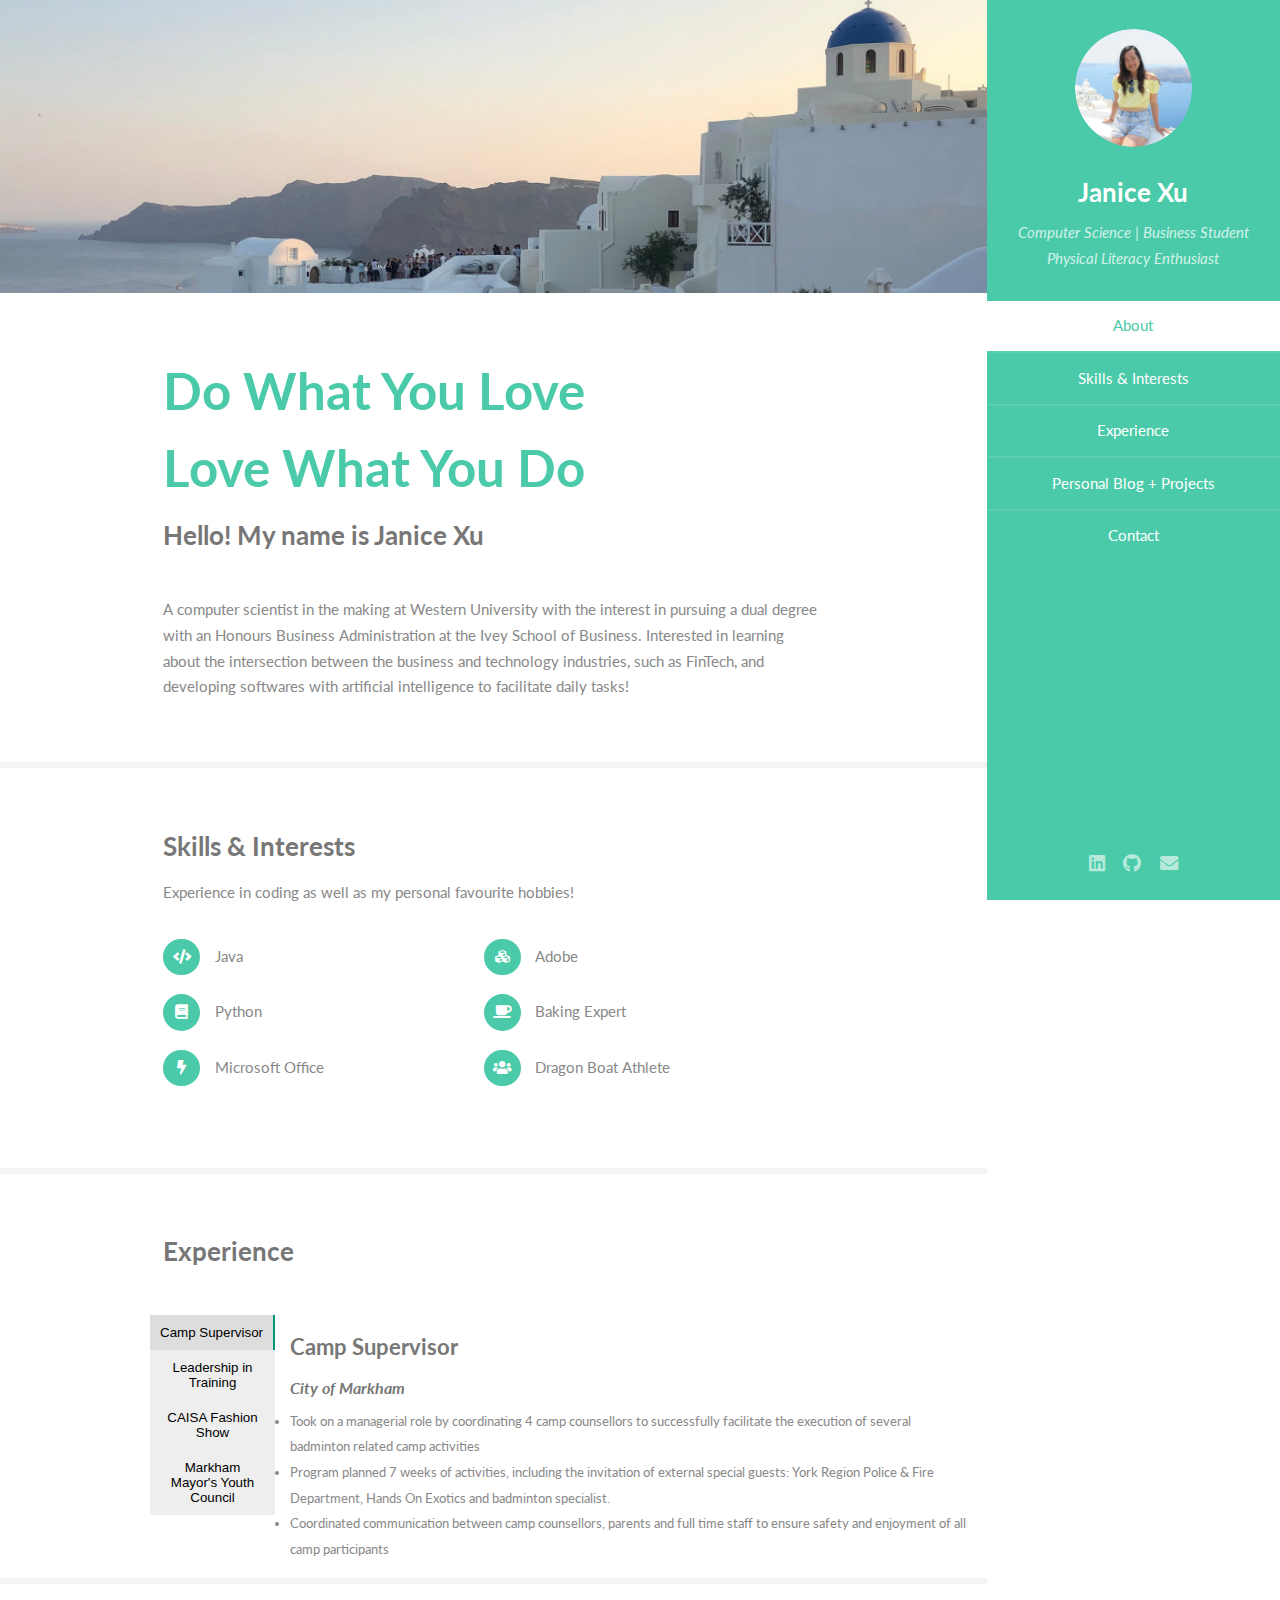
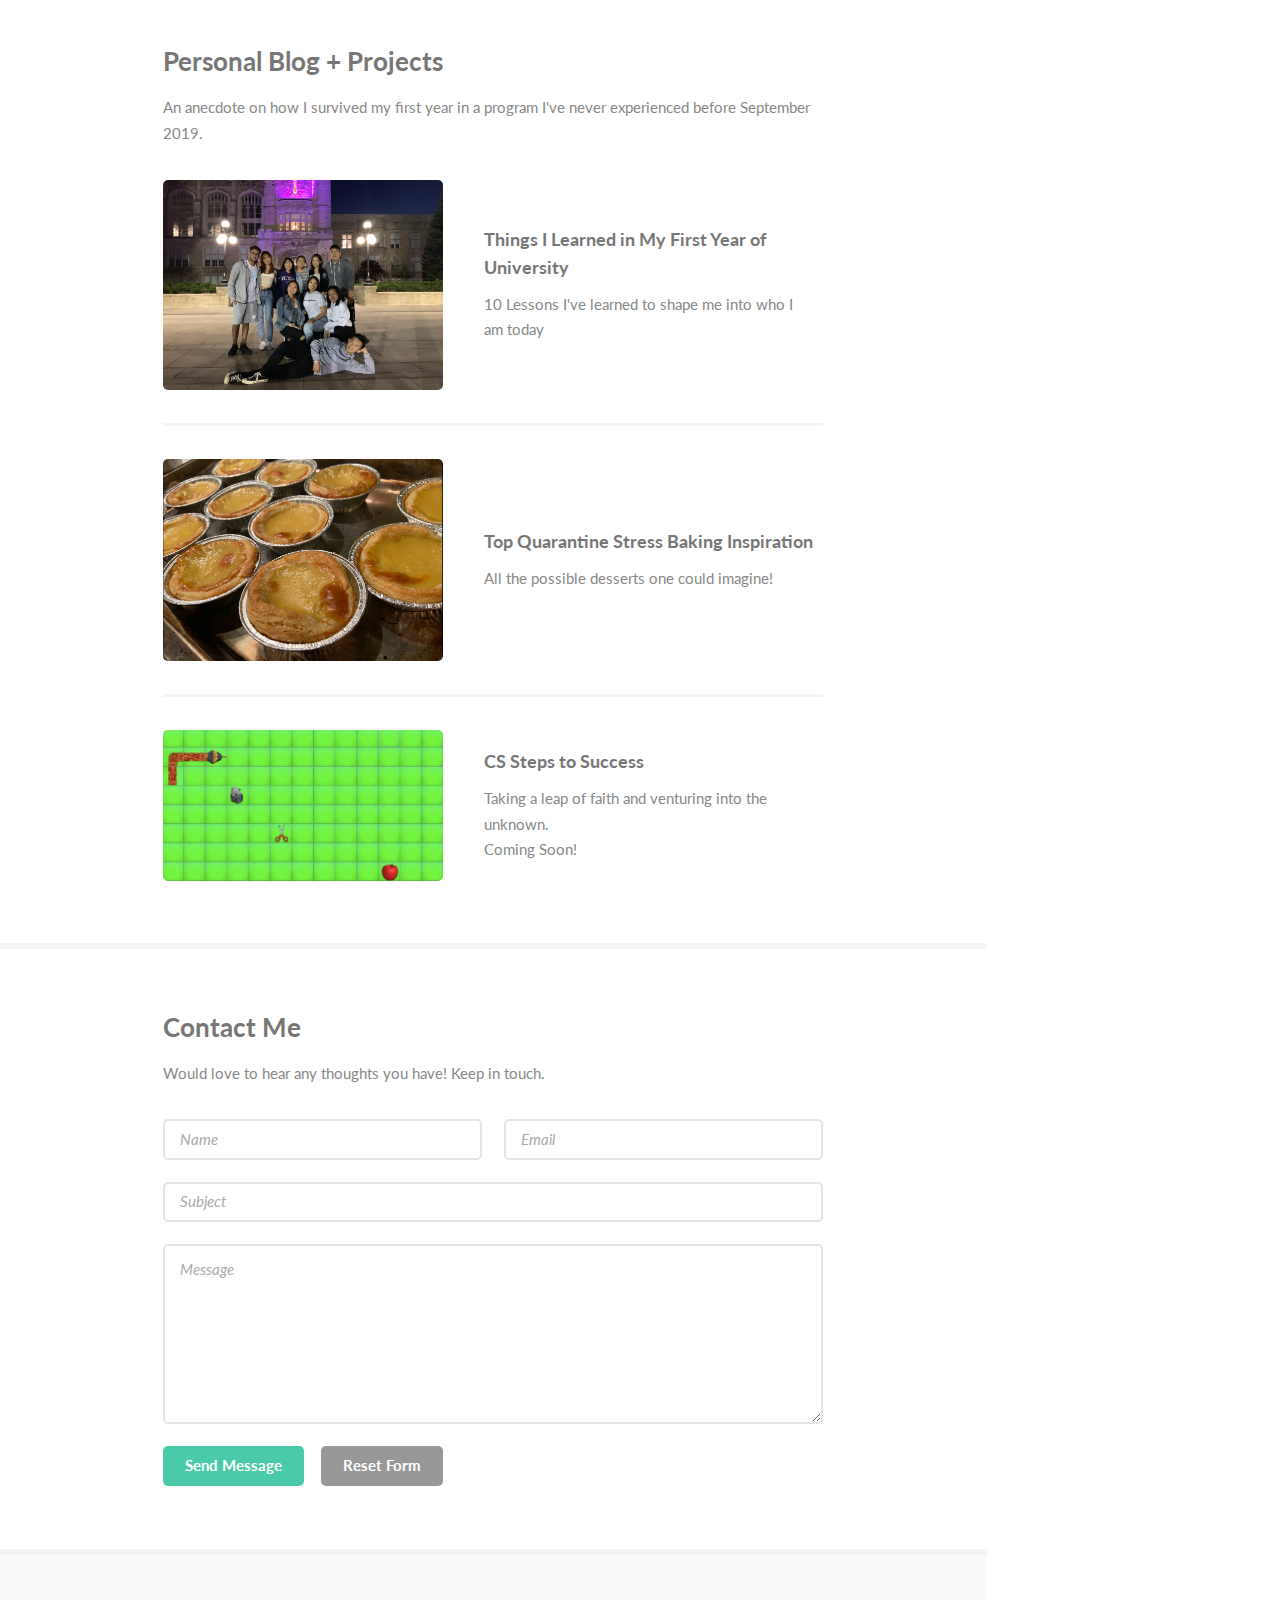
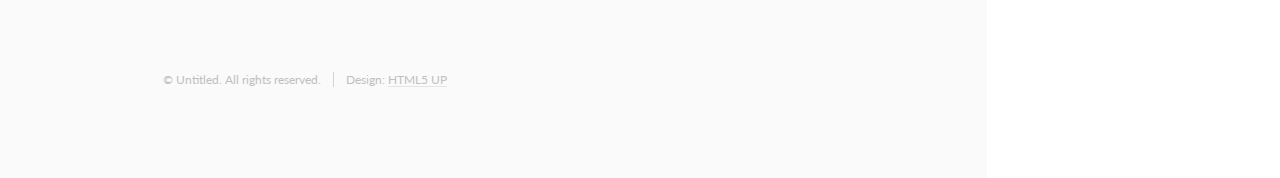
<file: index.html>
<!DOCTYPE HTML>
<!--
	Read Only by HTML5 UP
	html5up.net | @ajlkn
	Free for personal and commercial use under the CCA 3.0 license (html5up.net/license)
-->
<html>
	<head>
		<title>Janice Xu</title>
		<link rel = "icon" type = "images/icon.png" href = "images/icon.png"> 
		<meta charset="utf-8" />
		<meta name="viewport" content="width=device-width, initial-scale=1, user-scalable=no" />
		<link rel="stylesheet" href="assets/css/main.css" />
	</head>
	<body class="is-preload">

		<!-- Header -->
			<section id="header">
				<header>
					<span class="image avatar"><img src="images/circle.jpg" alt="" /></span>
					<h1 id="logo"><a href="#">Janice Xu</a></h1>
					<p>Computer Science | Business Student<br />
					Physical Literacy Enthusiast</p>
				</header>
				
				<nav id="nav">
					<ul>
						<li><a href="#one" class="active">About</a></li>
						<li><a href="#two">Skills & Interests</a></li>
						<li><a href="#tabs">Experience</a></li>
						<li><a href="#three">Personal Blog + Projects</a></li>
						<li><a href="#five">Contact</a></li>
					</ul>
				</nav>
				<footer>
					<ul class="icons">
						<li><a href="https://www.linkedin.com/in/janicexu16/" class="icon brands fa-linkedin"><span class="label">Twitter</span></a></li>
						<li><a href="https://github.com/janicexu16" class="icon brands fa-github"><span class="label">Github</span></a></li>
						<li><a href="#" class="icon solid fa-envelope"><span class="label">Email</span></a></li>
					</ul>
				</footer>
				
			</section>

		<!-- Wrapper -->
			<div id="wrapper">

				<!-- Main -->
					<div id="main">

						<!-- One -->
							<section id="one">
								<div class="image main" data-position="center">
									<img src="images/bannereurope3.png" alt="" />
								</div>
								<div class="container">
									<header class="major">
										<h2>Do What You Love <br />
										Love What You Do</h2>
										<p>Hello! My name is Janice Xu</p>
									</header>
									<p>A computer scientist in the making at Western University with the interest in pursuing a dual
degree with an Honours Business Administration at the Ivey School of Business. Interested in learning about the intersection between the business and technology industries, such as FinTech, and developing softwares with artificial intelligence to facilitate daily tasks!</p>


								</div>
							</section>

						<!-- Two -->
							<section id="two">
								<div class="container">
									<h3>Skills & Interests</h3>
									<p> Experience in coding as well as my personal favourite hobbies!</p>
									<ul class="feature-icons">
										<li class="icon solid fa-code">Java</li>
										<li class="icon solid fa-cubes">Adobe</li>
										<li class="icon solid fa-book">Python</li>
										<li class="icon solid fa-coffee">Baking Expert</li>
										<li class="icon solid fa-bolt">Microsoft Office</li>
										<li class="icon solid fa-users">Dragon Boat Athlete</li>
									</ul>
								</div>
							</section>

							<section id ="tabs">
								<div class="container">
									<h3>Experience</h3>
								</div>
								<div class = "tabs">

									<div class = "tabs__sidebar">
										<button class = "tabs__button" data-for-tab = "1"> Camp Supervisor </button>
										<button class = "tabs__button" data-for-tab = "2"> Leadership in Training </button>
										<button class = "tabs__button" data-for-tab = "3"> CAISA Fashion Show </button>
										<button class = "tabs__button" data-for-tab = "4"> Markham Mayor's Youth Council </button>
									</div>
									<div class = "tabs__content" data-tab ="1">
										<h3> Camp Supervisor </h3>
										<h4><i>City of Markham</i></h4>
									
											<li>Took on a managerial role by coordinating 4 camp counsellors to successfully facilitate the execution of several badminton related camp activities</li>
											<li>Program planned 7 weeks of activities, including the invitation of external special guests: York Region Police & Fire Department, Hands On Exotics and badminton specialist. </li>
											<li>Coordinated communication between camp counsellors, parents and full time staff to ensure safety and enjoyment of all camp participants</li>
										
									</div>
									<div class = "tabs__content" data-tab ="2">
										<h3> Leadership in Training </h3>
										<h4><i>City of Richmond Hill</i></h4>
										<li>Responsible for educating a group of youth on the appropriate protocols and procedures to become employed with the City of Richmond Hill. </li>
										<li>Facilitated lesson plans and taught the proper steps for activity execution.</li>
										<li>Developed a final exam to ensure participants exit the classroom with newfound, applicable.</li>
									</div>
									<div class = "tabs__content" data-tab ="3">
										<h3> CAISA Fashion Show </h3>
										<h4><i>Western University</i></h4>

										<li>Facilitated the internal social bonds between executives and models through fun games, socials and friendly competitions.</li>
									<li>Attended weekly meetings to help with the planning for Canada's largest student run fashion show, raising over $350 000 for Children's Health Foundation.</li>
									</div>

									<div class = "tabs__content" data-tab ="4">
										<h3> Markham Mayor's Youth Council </h3>
										<h4><i>Co-Chair</i></h4>

										<li>Coordinated a team of 25 by leading meetings by creating agendas and meeting minutes as well as communicating with city staff to execute 6 events to encourage youth involvement.</li>
									<li>Spearheaded the logistical organization of events by coordinating room bookings and keeping teams on track as such</li>
									<li>Organized the largest youth run event in the city, Markham Expo, to promote youth involvement with a series of on-stage competitions, off-stage activities, food trucks, vendors and an indoor volunteer fair.</li>
									</div>
								</div>
							

								
								<script>
									function setupTabs(){
										document.querySelectorAll(".tabs__button").forEach(button => {
											button.addEventListener("click", () =>{
												const sideBar = button.parentElement;
												const tabsContainer = sideBar.parentElement;
												const tabNumber = button.dataset.forTab;
												const tabToActivate = tabsContainer.querySelector (`.tabs__content[data-tab="${tabNumber}"]`);

												sideBar.querySelectorAll(".tabs__button").forEach(button =>{
													button.classList.remove("tabs__button--active");

												});

												tabsContainer.querySelectorAll(".tabs__content").forEach(tab =>{
													tab.classList.remove("tabs__content--active");

												});

												button.classList.add("tabs__button--active");
												tabToActivate.classList.add("tabs__content--active");
													

											});
										});
									}

									document.addEventListener("DOMContentLoaded", () => {
										setupTabs();

										document.querySelectorAll(".tabs").forEach(tabsContainer =>{
											tabsContainer.querySelector(".tabs__sidebar .tabs__button").click();

										});

									});
								</script>


						</section>

						<!-- Three -->
							<section id="three">
								<div class="container">
									<h3>Personal Blog + Projects</h3>
									<p>An anecdote on how I survived my first year in a program I've never experienced before September 2019.</p>
									<div class="features">
										<article>
											<a href="article1.html" class="image"><img src="images/uwo.jpg" alt="" /></a>
											<div class="inner">
												<h4>Things I Learned in My First Year of University</h4>
												<p>10 Lessons I've learned to shape me into who I am today</p>
											</div>
										</article>
										<article>
											<a href="article2.html" class="image"><img src="images/egg.jpg" alt="" /></a>
											<div class="inner">
												<h4>Top Quarantine Stress Baking Inspiration</h4>
												<p>All the possible desserts one could imagine! </br></p>
											</div>
										</article>
										<article>
											<a href="article3.html" class="image"><img src="images/snake.png" alt="" /></a>
											<div class="inner">
												<h4>CS Steps to Success</h4>
												<p>Taking a leap of faith and venturing into the unknown. <br> Coming Soon! </br></p>
											</div>
										</article>
									</div>
								</div>
							</section>

						

						<!-- Four -->
							<section id="five">
								<div class="container">
									<h3>Contact Me</h3>
									<p>Would love to hear any thoughts you have! Keep in touch.</p>
									<form action="https://formspree.io/mjveqobz" method="POST">
										<div class="row gtr-uniform">
											<div class="col-6 col-12-xsmall"><input type="text" name="name" id="name" placeholder="Name" /></div>
											<div class="col-6 col-12-xsmall"><input type="email" name="email" id="email" placeholder="Email" /></div>
											<div class="col-12"><input type="text" name="subject" id="subject" placeholder="Subject" /></div>
											<div class="col-12"><textarea name="message" id="message" placeholder="Message" rows="6"></textarea></div>
											<div class="col-12">
												<ul class="actions">
													<li><input type="submit" class="primary" value="Send Message" /></li>
													<li><input type="reset" value="Reset Form" /></li>
												</ul>
											</div>
										</div>
									</form>
								</div>
							</section>


				<!-- Footer -->
					<section id="footer">
						<div class="container">
							<ul class="copyright">
								<li>&copy; Untitled. All rights reserved.</li><li>Design: <a href="http://html5up.net">HTML5 UP</a></li>
							</ul>
						</div>
					</section>

			</div>

		<!-- Scripts -->
			<script src="assets/js/jquery.min.js"></script>
			<script src="assets/js/jquery.scrollex.min.js"></script>
			<script src="assets/js/jquery.scrolly.min.js"></script>
			<script src="assets/js/browser.min.js"></script>
			<script src="assets/js/breakpoints.min.js"></script>
			<script src="assets/js/util.js"></script>
			<script src="assets/js/main.js"></script>


			

	</body>
</html>
</file>
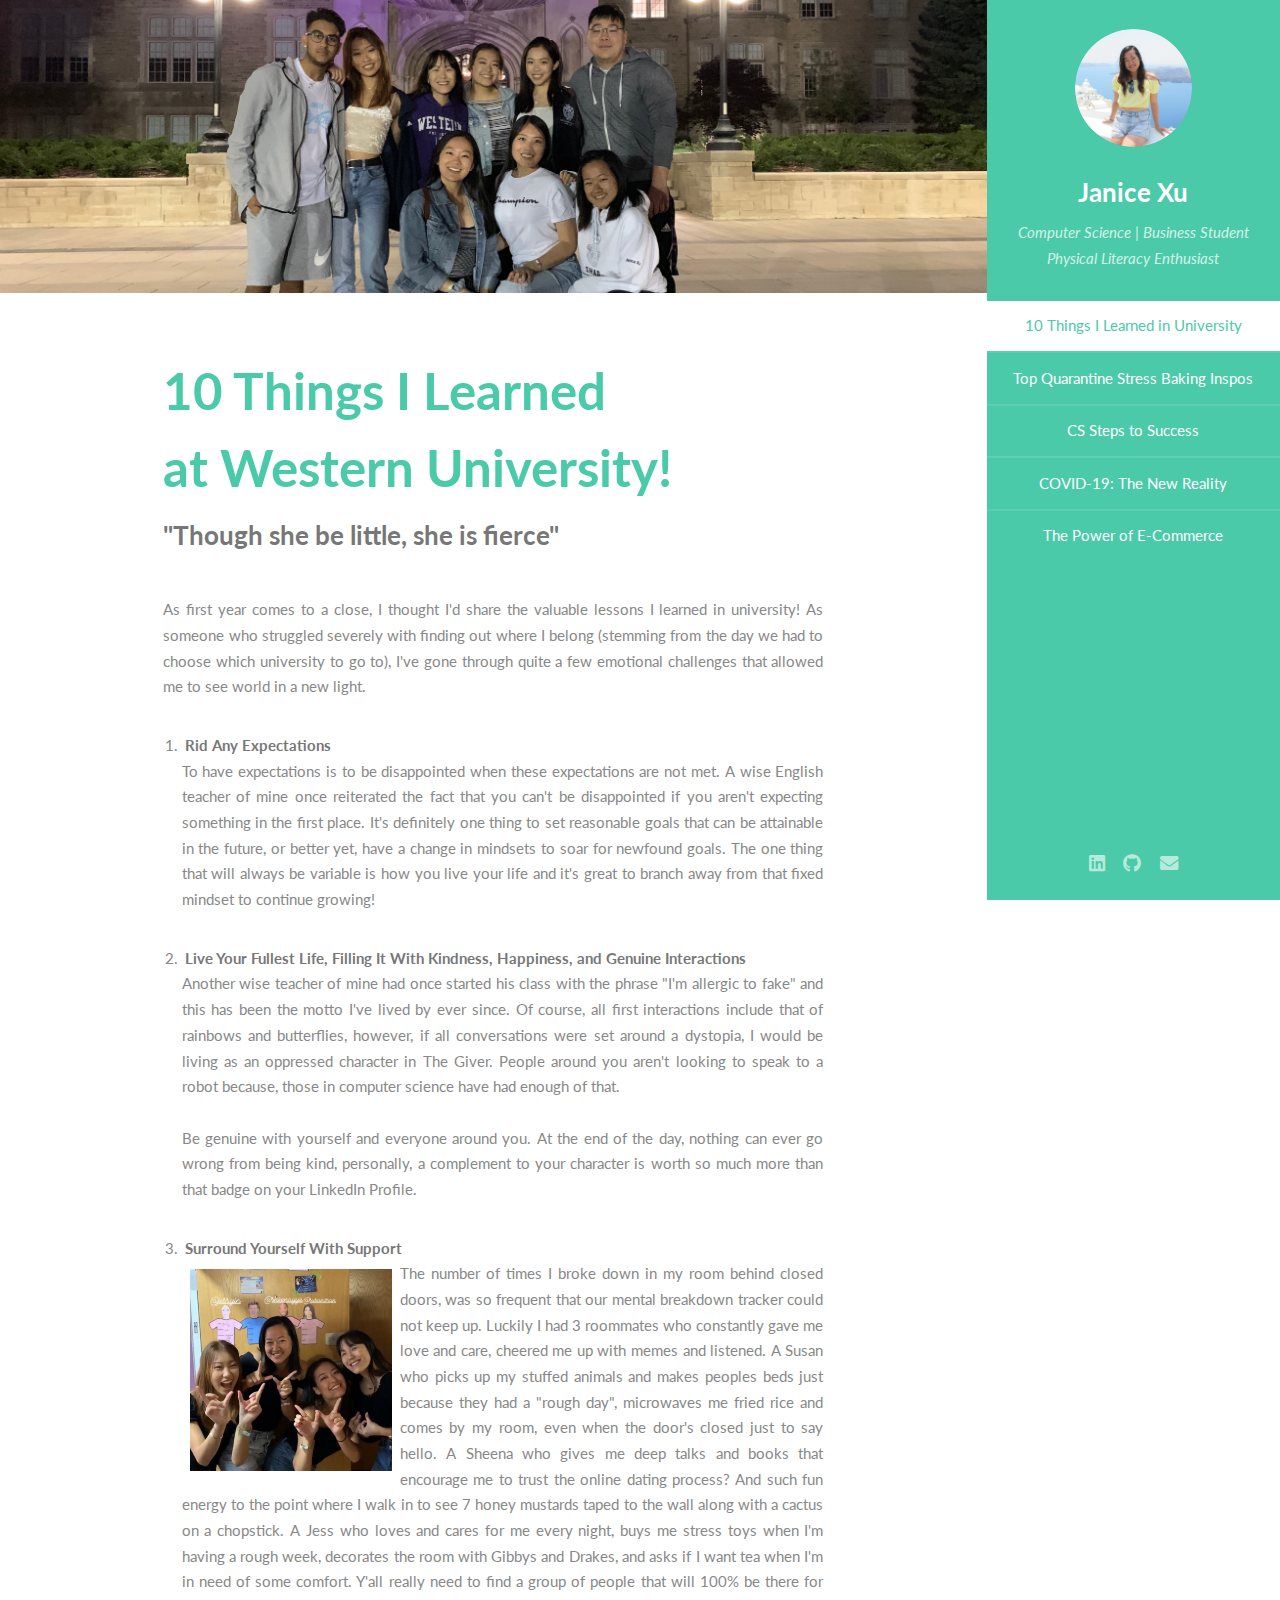
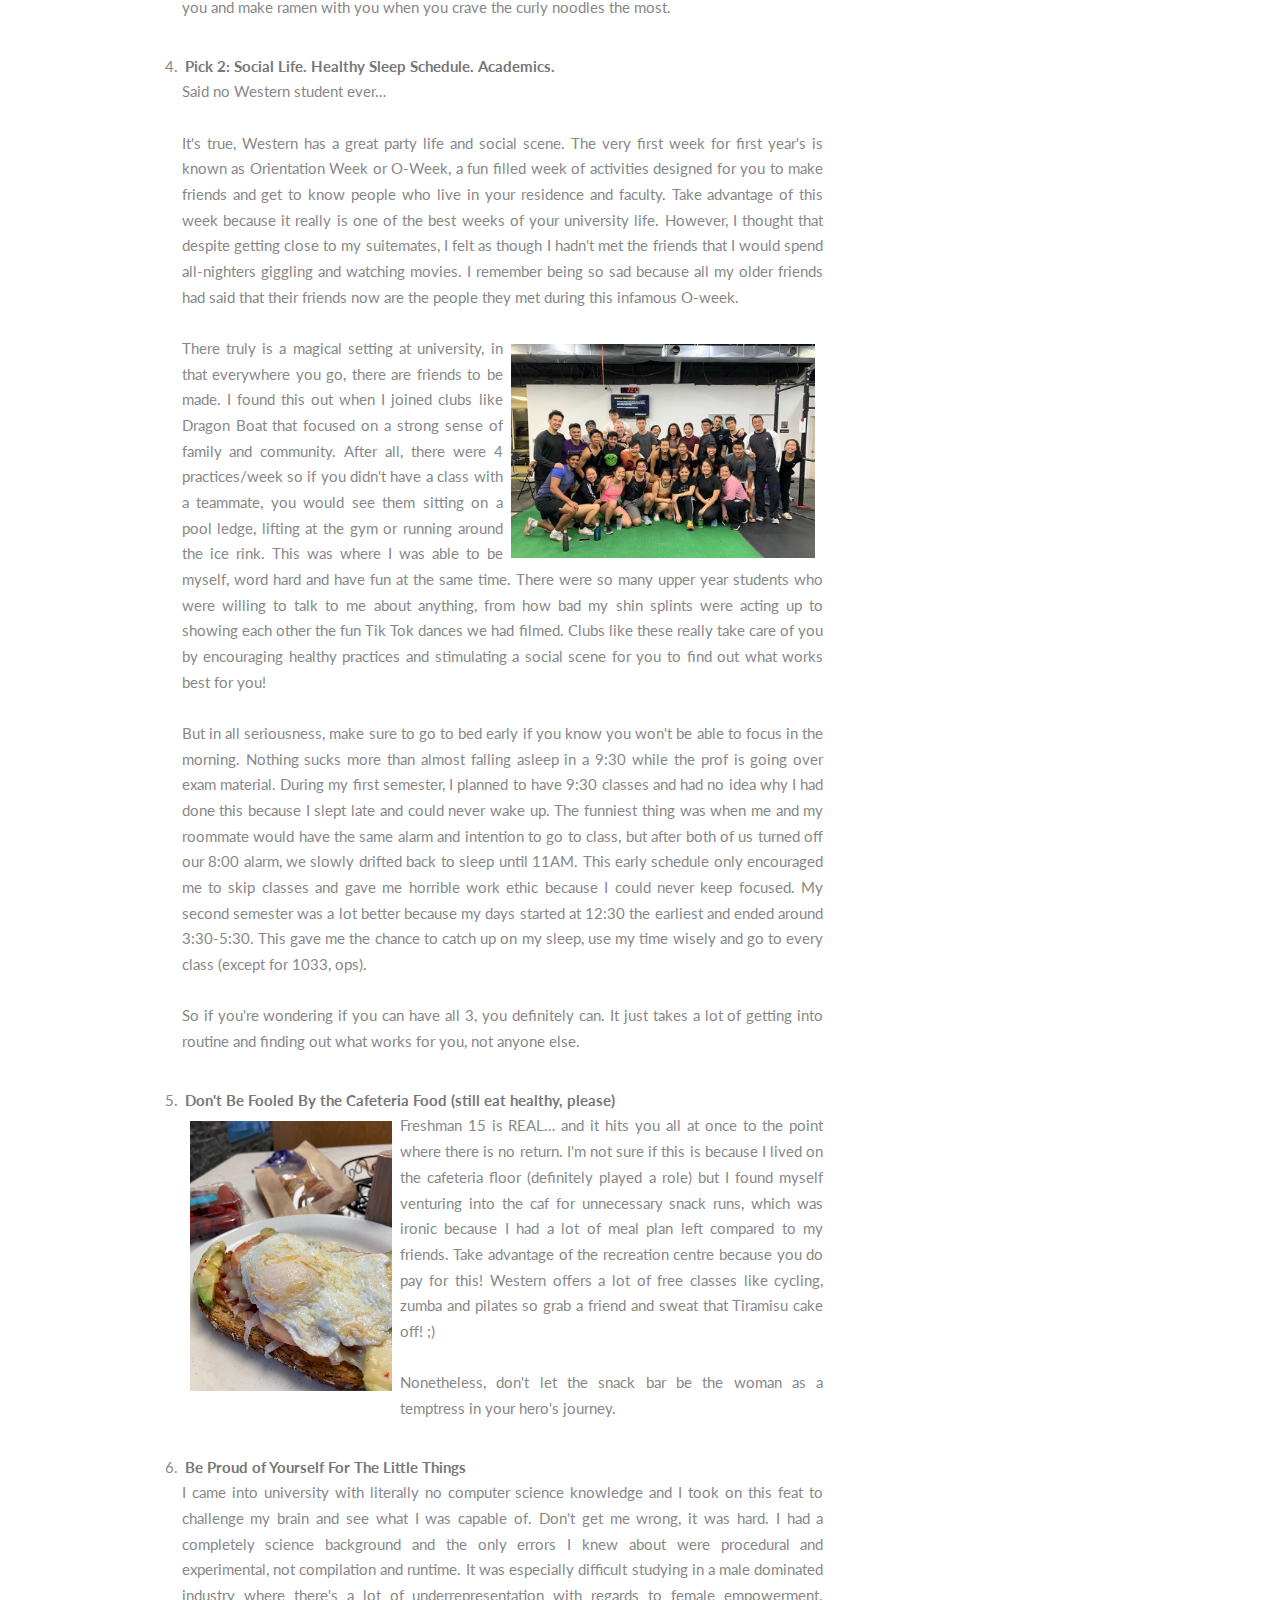
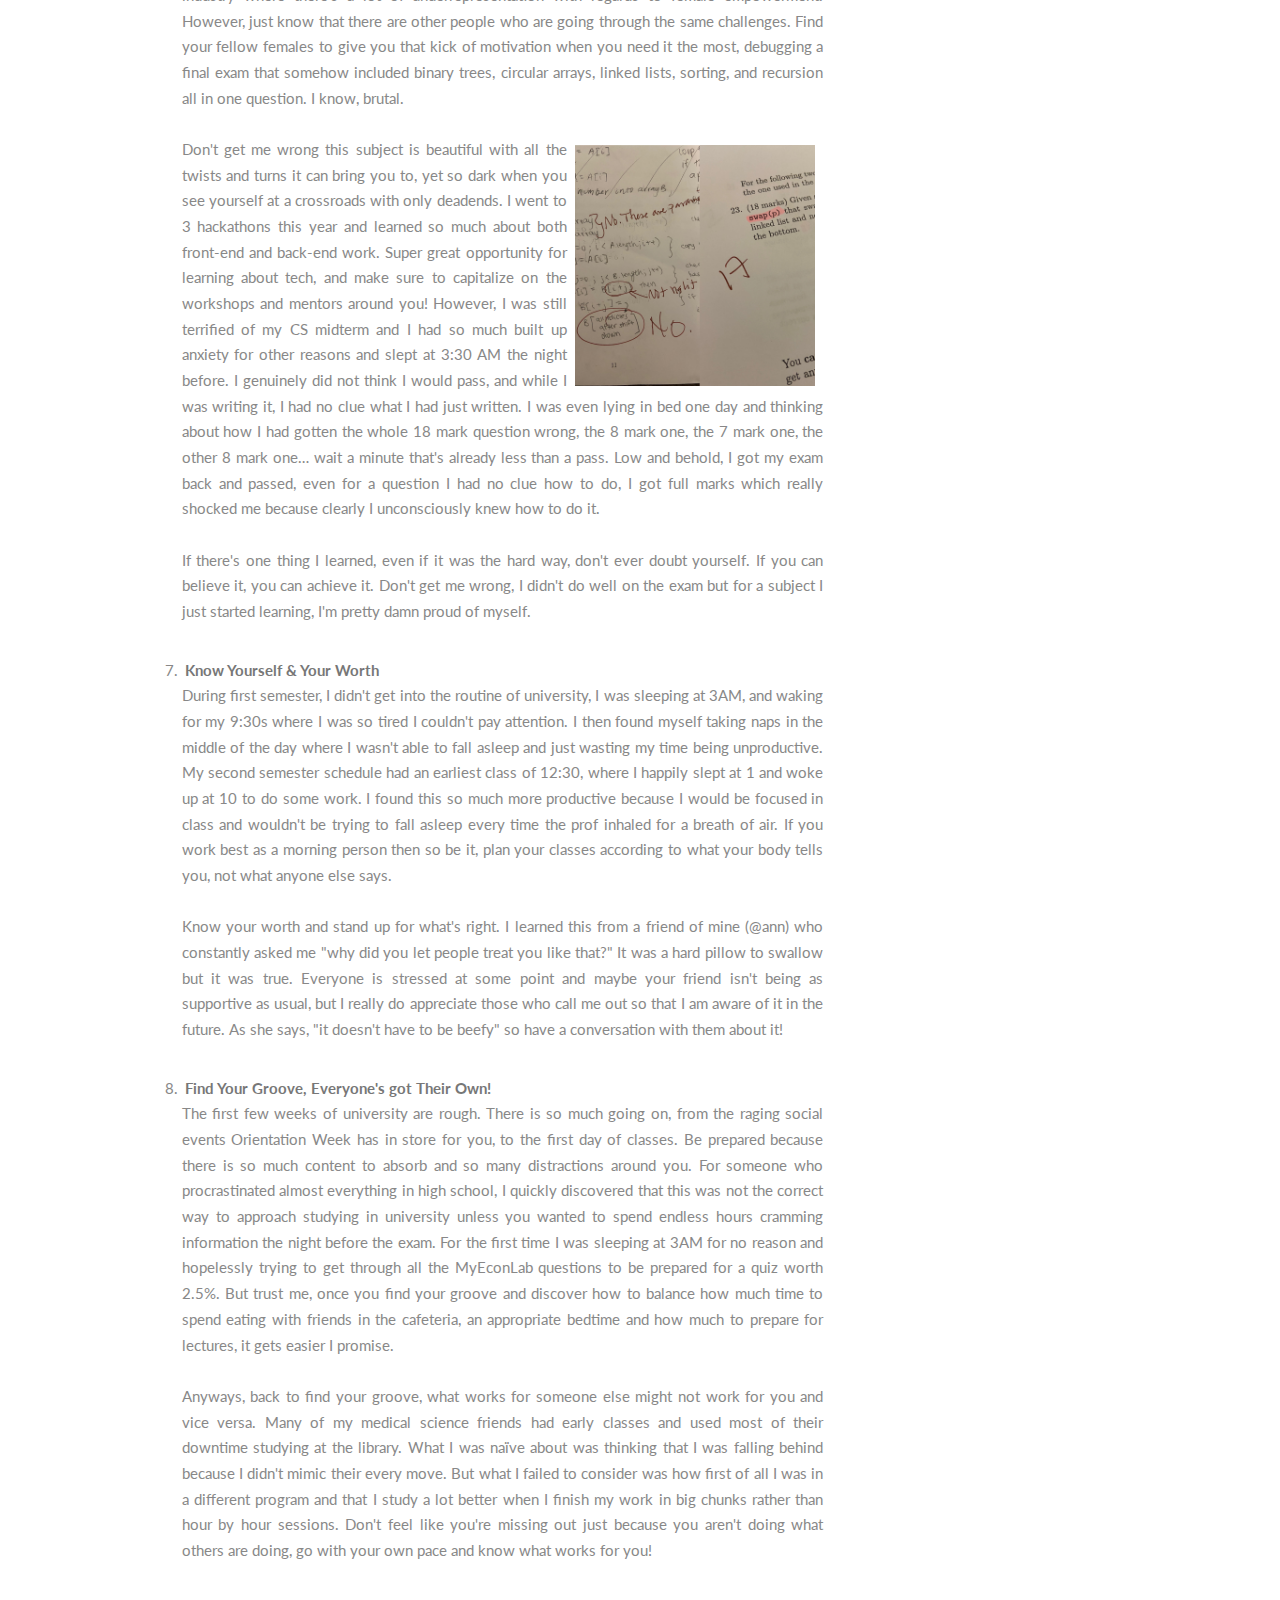
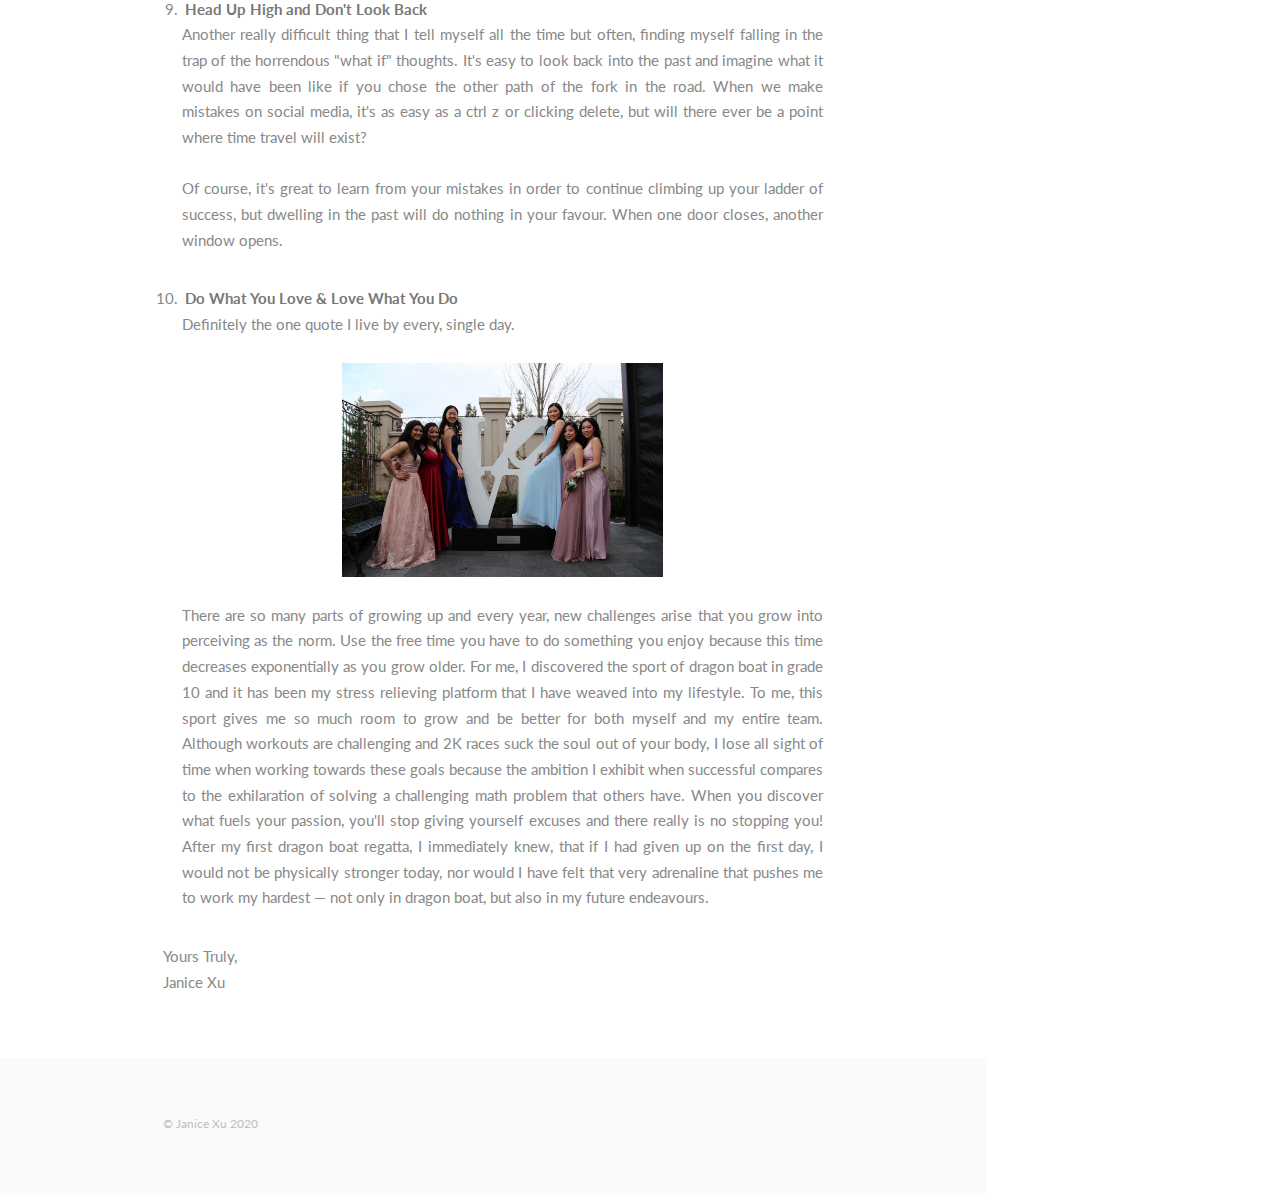
<file: article1.html>
<!DOCTYPE HTML>
<!--
	Read Only by HTML5 UP
	html5up.net | @ajlkn
	Free for personal and commercial use under the CCA 3.0 license (html5up.net/license)
-->
<html>
	<head>
		<title>Life With Janice Xu</title>
		<link rel = "icon" type = "images/icon.png" href = "images/icon.png"> 

		<meta charset="utf-8" />
		<meta name="viewport" content="width=device-width, initial-scale=1, user-scalable=no" />
		<link rel="stylesheet" href="assets/css/main.css" />
	</head>
	<body class="is-preload">

		<!-- Header -->
			<section id="header">
				<header>
					<span class="image avatar"><img src="images/circle.jpg" alt="" /></span>
					<h1 id="logo"><a href="index.html">Janice Xu</a></h1>
					<p>Computer Science | Business Student<br />
					Physical Literacy Enthusiast</p>
				</header>
				
				<nav id="nav">
					<ul>
						<li><a href="article1.html" class="active">10 Things I Learned in University</a></li>
						<li><a href="article2.html">Top Quarantine Stress Baking Inspos</a></li>
						<li><a href="article3.html">CS Steps to Success</a></li>
						<li><a href="article4.html">COVID-19: The New Reality</a></li>
						<li><a href="article5.html">The Power of E-Commerce</a></li>
						
					</ul>
				</nav>
				<footer>
					<ul class="icons">
						<li><a href="https://www.linkedin.com/in/janicexu16/" class="icon brands fa-linkedin"><span class="label">Twitter</span></a></li>
						<li><a href="https://github.com/janicexu16" class="icon brands fa-github"><span class="label">Github</span></a></li>
						<li><a href="mailto:janicexu2014@gmail.com"class="icon solid fa-envelope"><span class="label">Email</span></a></li>
					</ul>
				</footer>
				
			</section>

		<!-- Wrapper -->
			<div id="wrapper">

				<!-- Main -->
					<div id="main">

						<!-- One -->
							<section id="one">
								<div class="image main" data-position="center">
									<img src="images/uwo.jpg" alt="" />
								</div>
								<div class="container">
									<header class="major">
										<h2>10 Things I Learned <br />
										at Western University!</h2>
										<p> "Though she be little, she is fierce"</p>
									</header>
									<p style="text-align:justify">
									As first year comes to a close, I thought I'd share the valuable lessons I learned in university! As someone who struggled severely with finding out where I belong (stemming from the day we had to choose which university to go to), I've gone through quite a few emotional challenges that allowed me to see world in a new light.
									</p>
									
									
									<ol><b><li >Rid Any Expectations</b> </li>
										<p style="text-align:justify">
										To have expectations is to be disappointed when these expectations are not met. A wise English teacher of mine once reiterated the fact that you can't be disappointed if you aren't expecting something in the first place. It's definitely one thing to set reasonable goals that can be attainable in the future, or better yet, have a change in mindsets to soar for newfound goals. The one thing that will always be variable is how you live your life and it's great to branch away from that fixed mindset to continue growing! 
									</p>
									
									<li> <b>Live Your Fullest Life, Filling It With Kindness, Happiness, and Genuine Interactions </b></li>
									<p style="text-align:justify">
										Another wise teacher of mine had once started his class with the phrase "I'm allergic to fake" and this has been the motto I've lived by ever since. Of course, all first interactions include that of rainbows and butterflies, however, if all conversations were set around a dystopia, I would be living as an oppressed character in The Giver. People around you aren't looking to speak to a robot because, those in computer science have had enough of that.
									</br>
									</br>
										Be genuine with yourself and everyone around you. At the end of the day, nothing can ever go wrong from being kind, personally, a complement to your character is worth so much more than that badge on your LinkedIn Profile. 									
									</p>

									<li> <b>Surround Yourself With Support </b></li>
									<p style="text-align:justify">
										<img class = "ohall" src = "images/roomies.jpg" align = "left">
										The number of times I broke down in my room behind closed doors, was so frequent that our mental breakdown tracker could not keep up. Luckily I had 3 roommates who constantly gave me love and care, cheered me up with memes and listened. A Susan who picks up my stuffed animals and makes peoples beds just because they had a "rough day", microwaves me fried rice and comes by my room, even when the door's closed just to say hello. A Sheena who gives me deep talks and books that encourage me to trust the online dating process? And such fun energy to the point where I walk in to see 7 honey mustards taped to the wall along with a cactus on a chopstick. A Jess who loves and cares for me every night, buys me stress toys when I'm having a rough week, decorates the room with Gibbys and Drakes, and asks if I want tea when I'm in need of some comfort. Y'all really need to find a group of people that will 100% be there for you and make ramen with you when you crave the curly noodles the most.									</p>
									</pr>
									<li> <b>Pick 2: Social Life. Healthy Sleep Schedule. Academics. </b></li>
									<p style="text-align:justify">

									Said no Western student ever… 
									</br>
								</br>
									It's true, Western has a great party life and social scene. The very first week for first year's is known as Orientation Week or O-Week, a fun filled week of activities designed for you to make friends and get to know people who live in your residence and faculty. Take advantage of this week because it really is one of the best weeks of your university life. However, I thought that despite getting close to my suitemates, I felt as though I hadn't met the friends that I would spend all-nighters giggling and watching movies. I remember being so sad because all my older friends had said that their friends now are the people they met during this infamous O-week. 
									</br>
								</br>
								<img class = "uwodboat" src = "images/uwodboat.jpg" align = "right">
									There truly is a magical setting at university, in that everywhere you go, there are friends to be made. I found this out when I joined clubs like Dragon Boat that focused on a strong sense of family and community. After all, there were 4 practices/week so if you didn't have a class with a teammate, you would see them sitting on a pool ledge, lifting at the gym or running around the ice rink. This was where I was able to be myself, word hard and have fun at the same time. There were so many upper year students who were willing to talk to me about anything, from how bad my shin splints were acting up to showing each other the fun Tik Tok dances we had filmed. Clubs like these really take care of you by encouraging healthy practices and stimulating a social scene for you to find out what works best for you!
									</br>
								</br>
									But in all seriousness, make sure to go to bed early if you know you won't be able to focus in the morning. Nothing sucks more than almost falling asleep in a 9:30 while the prof is going over exam material. During my first semester, I planned to have 9:30 classes and had no idea why I had done this because I slept late and could never wake up. The funniest thing was when me and my roommate would have the same alarm and intention to go to class, but after both of us turned off our 8:00 alarm, we slowly drifted back to sleep until 11AM. This early schedule only encouraged me to skip classes and gave me horrible work ethic because I could never keep focused. My second semester was a lot better because my days started at 12:30 the earliest and ended around 3:30-5:30. This gave me the chance to catch up on my sleep, use my time wisely and go to every class (except for 1033, ops).
									</br>
								</br>
								So if you're wondering if you can have all 3, you definitely can. It just takes a lot of getting into routine and finding out what works for you, not anyone else. 
									</p>


								<li> <b>Don't Be Fooled By the Cafeteria Food (still eat healthy, please) </b></li>
								<p style="text-align:justify">
									<img class = "ohall" src = "images/ohall.jpg" align = "left">
								Freshman 15 is REAL… and it hits you all at once to the point where there is no return. I'm not sure if this is because I lived on the cafeteria floor (definitely played a role) but I found myself venturing into the caf for unnecessary snack runs, which was ironic because I had a lot of meal plan left compared to my friends. Take advantage of the recreation centre because you do pay for this! Western offers a lot of free classes like cycling, zumba and pilates so grab a friend and sweat that Tiramisu cake off! ;) 
								</br></br>
								Nonetheless, don't let the snack bar be the woman as a temptress in your hero's journey.
								</p>

									<li> <b>Be Proud of Yourself For The Little Things  </b></li>
									<p style="text-align:justify">
									I came into university with literally no computer science knowledge and I took on this feat to challenge my brain and see what I was capable of. Don't get me wrong, it was hard. I had a completely science background and the only errors I knew about were procedural and experimental, not compilation and runtime. It was especially difficult studying in a male dominated industry where there's a lot of underrepresentation with regards to female empowerment. However, just know that there are other people who are going through the same challenges. Find your fellow females to give you that kick of motivation when you need it the most, debugging a final exam that somehow included binary trees, circular arrays, linked lists, sorting, and recursion all in one question. I know, brutal.
									</br></br>
									<img class = "cspic" src = "images/cs.jpg" align = "right">
									Don't get me wrong this subject is beautiful with all the twists and turns it can bring you to, yet so dark when you see yourself at a crossroads with only deadends. I went to 3 hackathons this year and learned so much about both front-end and back-end work. Super great opportunity for learning about tech, and make sure to capitalize on the workshops and mentors around you! However, I was still terrified of my CS midterm and I had so much built up anxiety for other reasons and slept at 3:30 AM the night before. I genuinely did not think I would pass, and while I was writing it, I had no clue what I had just written. I was even lying in bed one day and thinking about how I had gotten the whole 18 mark question wrong, the 8 mark one, the 7 mark one, the other 8 mark one… wait a minute that's already less than a pass. Low and behold, I got my exam back and passed, even for a question I had no clue how to do, I got full marks which really shocked me because clearly I unconsciously knew how to do it.
									</br></br>
								If there's one thing I learned, even if it was the hard way, don't ever doubt yourself. If you can believe it, you can achieve it. Don't get me wrong, I didn't do well on the exam but for a subject I just started learning, I'm pretty damn proud of myself.
								</p>

									<li> <b>Know Yourself & Your Worth </b></li>
									<p style="text-align:justify">
									During first semester, I didn't get into the routine of university, I was sleeping at 3AM, and waking for my 9:30s where I was so tired I couldn't pay attention. I then found myself taking naps in the middle of the day where I wasn't able to fall asleep and just wasting my time being unproductive. My second semester schedule had an earliest class of 12:30, where I happily slept at 1 and woke up at 10 to do some work. I found this so much more productive because I would be focused in class and wouldn't be trying to fall asleep every time the prof inhaled for a breath of air. If you work best as a morning person then so be it, plan your classes according to what your body tells you, not what anyone else says.
									</br></br>
									Know your worth and stand up for what's right. I learned this from a friend of mine (@ann) who constantly asked me "why did you let people treat you like that?" It was a hard pillow to swallow but it was true. Everyone is stressed at some point and maybe your friend isn't being as supportive as usual, but I really do appreciate those who call me out so that I am aware of it in the future. As she says, "it doesn't have to be beefy" so have a conversation with them about it! 
									</p>


									<li> <b>Find Your Groove, Everyone's got Their Own!</b></li>
									<p style="text-align:justify">
									The first few weeks of university are rough. There is so much going on, from the raging social events Orientation Week has in store for you, to the first day of classes. Be prepared because there is so much content to absorb and so many distractions around you. For someone who procrastinated almost everything in high school, I quickly discovered that this was not the correct way to approach studying in university unless you wanted to spend endless hours cramming information the night before the exam. For the first time I was sleeping at 3AM for no reason and hopelessly trying to get through all the MyEconLab questions to be prepared for a quiz worth 2.5%. But trust me, once you find your groove and discover how to balance how much time to spend eating with friends in the cafeteria, an appropriate bedtime and how much to prepare for lectures, it gets easier I promise.
									</br></br>
									Anyways, back to find your groove, what works for someone else might not work for you and vice versa. Many of my medical science friends had early classes and used most of their downtime studying at the library. What I was naïve about was thinking that I was falling behind because I didn't mimic their every move. But what I failed to consider was how first of all I was in a different program and that I study a lot better when I finish my work in big chunks rather than hour by hour sessions. Don't feel like you're missing out just because you aren't doing what others are doing, go with your own pace and know what works for you! 
									</p>

									<li> <b>Head Up High and Don't Look Back  </b></li>
									<p style="text-align:justify">
									Another really difficult thing that I tell myself all the time but often, finding myself falling in the trap of the horrendous "what if" thoughts. It's easy to look back into the past and imagine what it would have been like if you chose the other path of the fork in the road. When we make mistakes on social media, it's as easy as a ctrl z or clicking delete, but will there ever be a point where time travel will exist?
									</br></br>
									Of course, it's great to learn from your mistakes in order to continue climbing up your ladder of success, but dwelling in the past will do nothing in your favour. When one door closes, another window opens. 
									</p>

									<li> <b>Do What You Love & Love What You Do  </b></li>
									<p style="text-align:justify">
										
									Definitely the one quote I live by every, single day. 
								</br></br>
									<img class = "prom" src = "images/friends.jpg" align = "centre">
							</br>
									
									There are so many parts of growing up and every year, new challenges arise that you grow into perceiving as the norm. Use the free time you have to do something you enjoy because this time decreases exponentially as you grow older. For me, I discovered the sport of dragon boat in grade 10 and it has been my stress relieving platform that I have weaved into my lifestyle. To me, this sport gives me so much room to grow and be better for both myself and my entire team. Although workouts are challenging and 2K races suck the soul out of your body, I lose all sight of time when working towards these goals because the ambition I exhibit when successful compares to the exhilaration of solving a challenging math problem that others have. When you discover what fuels your passion, you'll stop giving yourself excuses and there really is no stopping you! After my first dragon boat regatta, I immediately knew, that if I had given up on the first day, I would not be physically stronger today, nor would I have felt that very adrenaline that pushes me to work my hardest — not only in dragon boat, but also in my future endeavours.
									
								</p>





									</ol>
								
								<p>Yours Truly,
								</br> Janice Xu
								</p>
								</p>

								</div>
							</section>


						

					</div>

				<!-- Footer -->
					<section id="footer">
						<div class="container">
							<ul class="copyright">
								<li>&copy; Janice Xu 2020</li></li>
							</ul>
						</div>
					</section>

			</div>

		<!-- Scripts -->
			<script src="assets/js/jquery.min.js"></script>
			<script src="assets/js/jquery.scrollex.min.js"></script>
			<script src="assets/js/jquery.scrolly.min.js"></script>
			<script src="assets/js/browser.min.js"></script>
			<script src="assets/js/breakpoints.min.js"></script>
			<script src="assets/js/util.js"></script>
			<script src="assets/js/main.js"></script>


			

	</body>
</html>
</file>
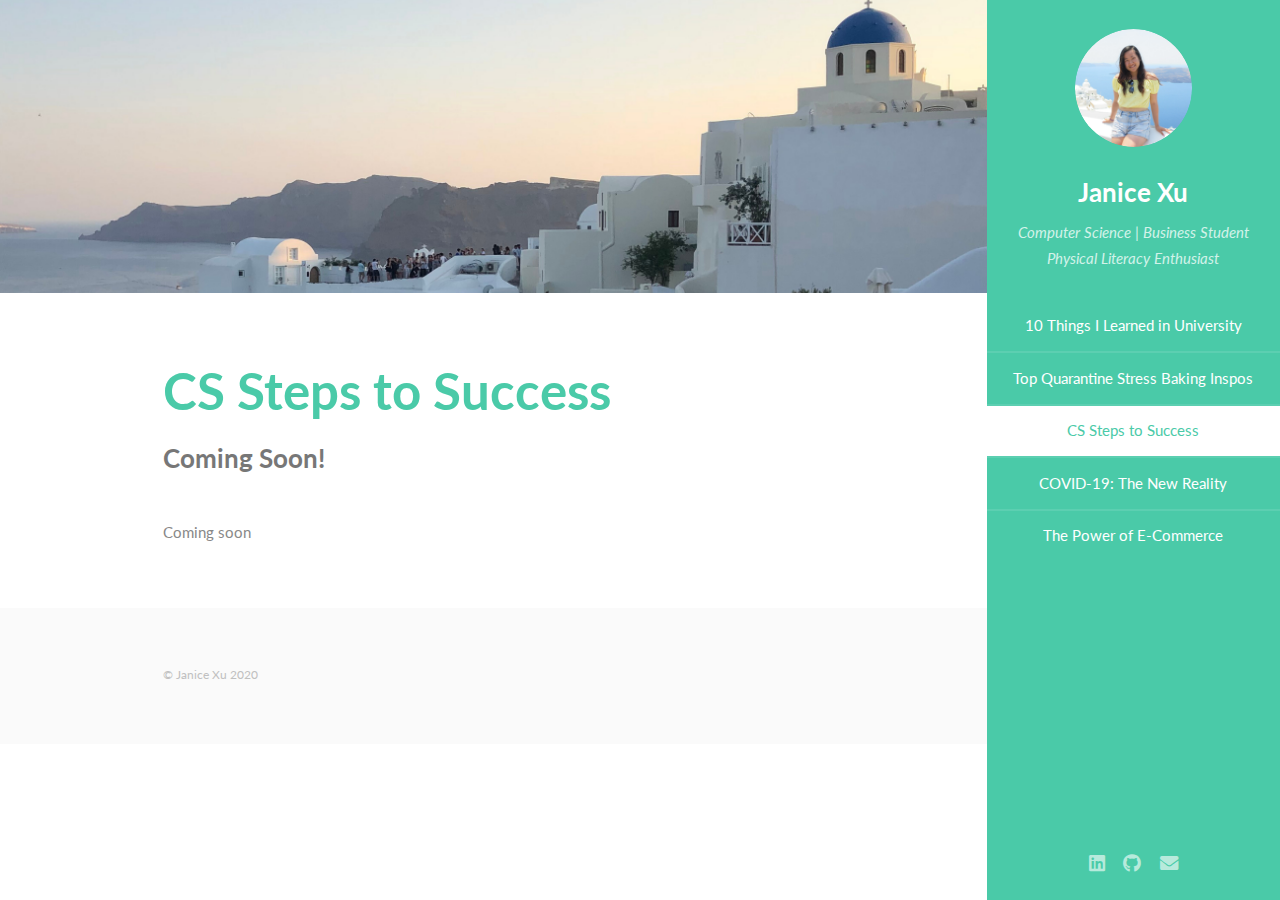
<file: article3.html>
<!DOCTYPE HTML>
<!--
	Read Only by HTML5 UP
	html5up.net | @ajlkn
	Free for personal and commercial use under the CCA 3.0 license (html5up.net/license)
-->
<html>
	<head>
		<title>Life With Janice Xu</title>
		<link rel = "icon" type = "images/icon.png" href = "images/icon.png"> 

		<meta charset="utf-8" />
		<meta name="viewport" content="width=device-width, initial-scale=1, user-scalable=no" />
		<link rel="stylesheet" href="assets/css/main.css" />
	</head>
	<body class="is-preload">

		<!-- Header -->
			<section id="header">
				<header>
					<span class="image avatar"><img src="images/circle.jpg" alt="" /></span>
					<h1 id="logo"><a href="index.html">Janice Xu</a></h1>
					<p>Computer Science | Business Student<br />
					Physical Literacy Enthusiast</p>
				</header>
				
				<nav id="nav">
					<ul>
						<li><a href="article1.html" >10 Things I Learned in University</a></li>
						<li><a href="article2.html" >Top Quarantine Stress Baking Inspos</a></li>
						<li><a href="article3.html"class="active">CS Steps to Success</a></li>
						<li><a href="article4.html">COVID-19: The New Reality</a></li>
						<li><a href="article5.html">The Power of E-Commerce</a></li>
						
					</ul>
				</nav>
				<footer>
					<ul class="icons">
						<li><a href="https://www.linkedin.com/in/janicexu16/" class="icon brands fa-linkedin"><span class="label">Twitter</span></a></li>
						<li><a href="https://github.com/janicexu16" class="icon brands fa-github"><span class="label">Github</span></a></li>
						<li><a href="#" class="icon solid fa-envelope"><span class="label">Email</span></a></li>
					</ul>
				</footer>
				
			</section>

		<!-- Wrapper -->
			<div id="wrapper">

				<!-- Main -->
					<div id="main">

						<!-- One -->
							<section id="one">
								<div class="image main" data-position="center">
									<img src="images/bannereurope3.png" alt="" />
								</div>
								<div class="container">
									<header class="major">
										<h2>CS Steps to Success</h2>
										<p>Coming Soon!</p>
									</header>
									<p>Coming soon</p>


								</div>
							</section>


						

					</div>

				<!-- Footer -->
					<section id="footer">
						<div class="container">
							<ul class="copyright">
								<li>&copy; Janice Xu 2020</li></li>
							</ul>
						</div>
					</section>

			</div>

		<!-- Scripts -->
			<script src="assets/js/jquery.min.js"></script>
			<script src="assets/js/jquery.scrollex.min.js"></script>
			<script src="assets/js/jquery.scrolly.min.js"></script>
			<script src="assets/js/browser.min.js"></script>
			<script src="assets/js/breakpoints.min.js"></script>
			<script src="assets/js/util.js"></script>
			<script src="assets/js/main.js"></script>


			

	</body>
</html>
</file>
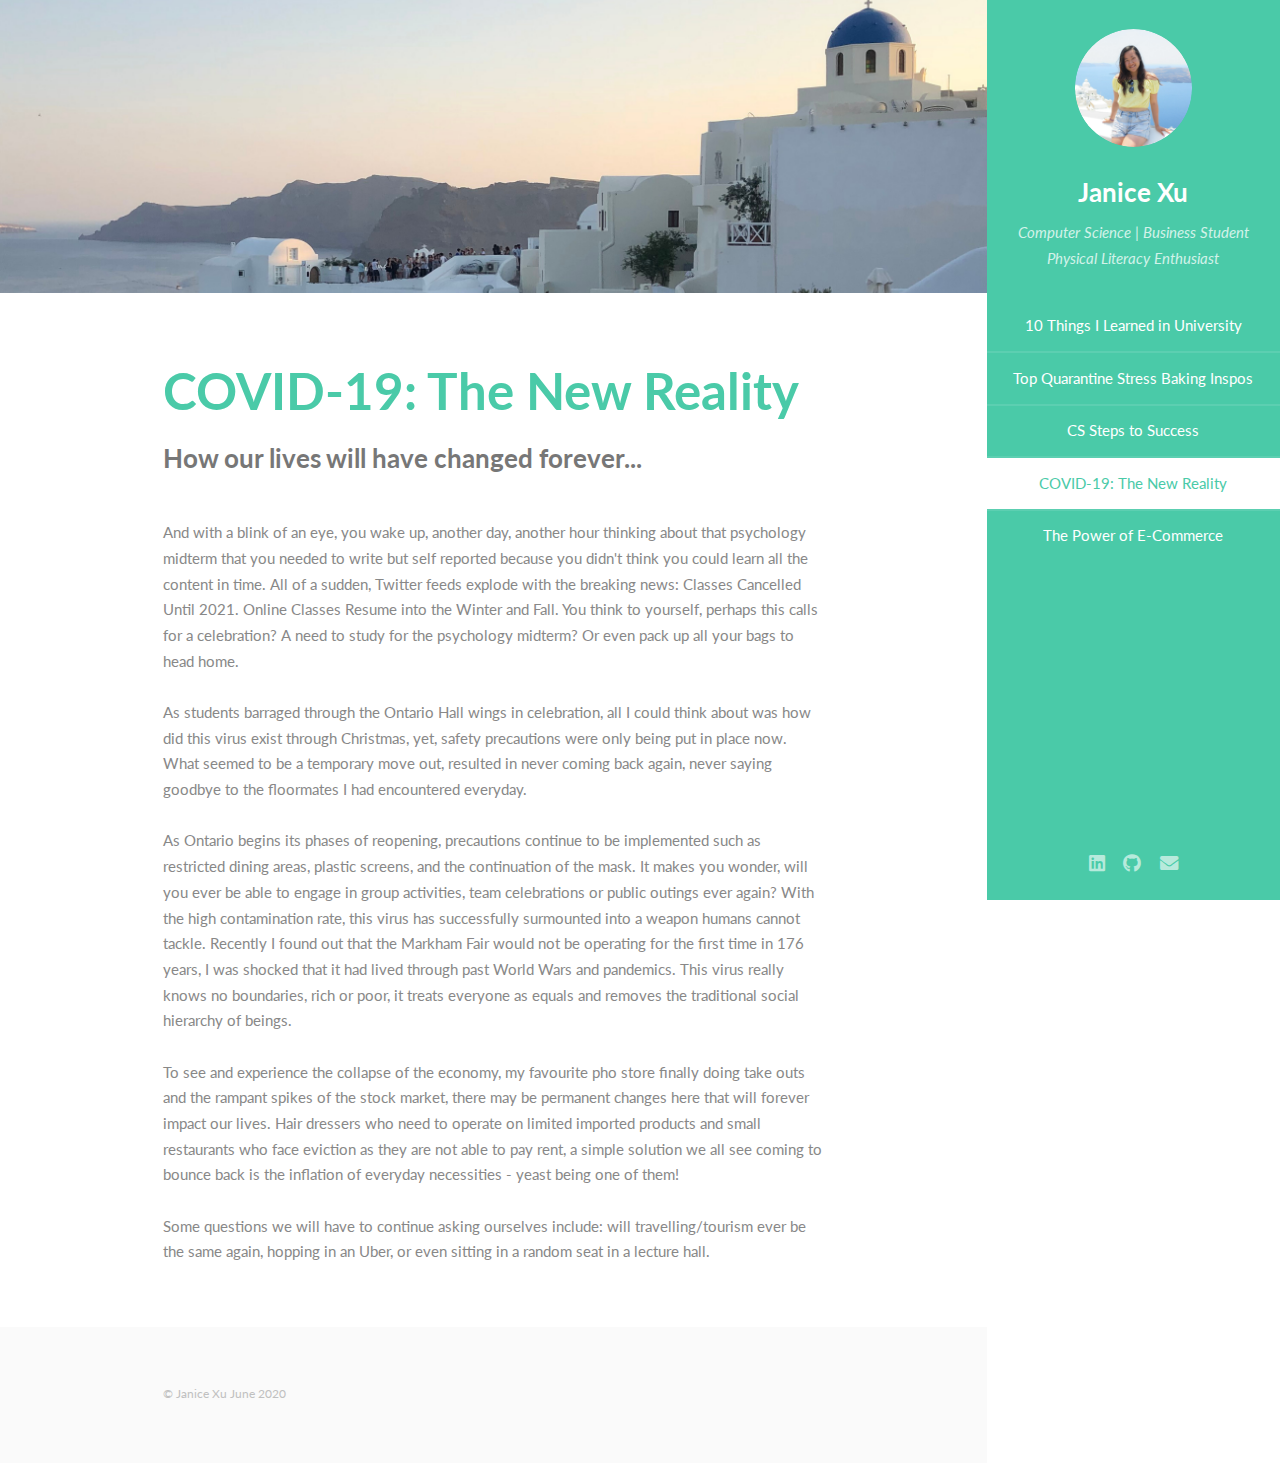
<file: article4.html>
<!DOCTYPE HTML>
<!--
	Read Only by HTML5 UP
	html5up.net | @ajlkn
	Free for personal and commercial use under the CCA 3.0 license (html5up.net/license)
-->
<html>
	<head>
		<title>Life With Janice Xu</title>
		<link rel = "icon" type = "images/icon.png" href = "images/icon.png"> 

		<meta charset="utf-8" />
		<meta name="viewport" content="width=device-width, initial-scale=1, user-scalable=no" />
		<link rel="stylesheet" href="assets/css/main.css" />
	</head>
	<body class="is-preload">

		<!-- Header -->
			<section id="header">
				<header>
					<span class="image avatar"><img src="images/circle.jpg" alt="" /></span>
					<h1 id="logo"><a href="index.html">Janice Xu</a></h1>
					<p>Computer Science | Business Student<br />
					Physical Literacy Enthusiast</p>
				</header>
				
				<nav id="nav">
					<ul>
						<li><a href="article1.html" >10 Things I Learned in University</a></li>
						<li><a href="article2.html" >Top Quarantine Stress Baking Inspos</a></li>
						<li><a href="article3.html">CS Steps to Success</a></li>
						<li><a href="article4.html"class="active">COVID-19: The New Reality</a></li>
						<li><a href="article5.html">The Power of E-Commerce</a></li>
						
					</ul>
				</nav>
				<footer>
					<ul class="icons">
						<li><a href="https://www.linkedin.com/in/janicexu16/" class="icon brands fa-linkedin"><span class="label">Twitter</span></a></li>
						<li><a href="https://github.com/janicexu16" class="icon brands fa-github"><span class="label">Github</span></a></li>
						<li><a href="#" class="icon solid fa-envelope"><span class="label">Email</span></a></li>
					</ul>
				</footer>
				
			</section>

		<!-- Wrapper -->
			<div id="wrapper">

				<!-- Main -->
					<div id="main">

						<!-- One -->
							<section id="one">
								<div class="image main" data-position="center">
									<img src="images/bannereurope3.png" alt="" />
								</div>
								<div class="container">
									<header class="major">
										<h2>COVID-19: The New Reality</h2>
										<p>How our lives will have changed forever...</p>
									</header>
									<p>And with a blink of an eye, you wake up, another day, another hour thinking about that psychology midterm that you needed to write but self reported because you didn't think you could learn all the content in time. All of a sudden, Twitter feeds explode with the breaking news: Classes Cancelled Until 2021. Online Classes Resume into the Winter and Fall. You think to yourself, perhaps this calls for a celebration? A need to study for the psychology midterm? Or even pack up all your bags to head home.
</br></br>
As students barraged through the Ontario Hall wings in celebration, all I could think about was how did this virus exist through Christmas, yet, safety precautions were only being put in place now. What seemed to be a temporary move out, resulted in never coming back again, never saying goodbye to the floormates I had encountered everyday.
</br></br>
As Ontario begins its phases of reopening, precautions continue to be implemented such as restricted dining areas, plastic screens, and the continuation of the mask. It makes you wonder, will you ever be able to engage in group activities, team celebrations or public outings ever again? With the high contamination rate, this virus has successfully surmounted into a weapon humans cannot tackle. Recently I found out that the Markham Fair would not be operating for the first time in 176 years, I was shocked that it had lived through past World Wars and pandemics. This virus really knows no boundaries, rich or poor, it treats everyone as equals and removes the traditional social hierarchy of beings. 
</br></br>
To see and experience the collapse of the economy, my favourite pho store finally doing take outs and the rampant spikes of the stock market, there may be permanent changes here that will forever impact our lives. Hair dressers who need to operate on limited imported products and small restaurants who face eviction as they are not able to pay rent, a simple solution we all see coming to bounce back is the inflation of everyday necessities - yeast being one of them!
</br></br>

Some questions we will have to continue asking ourselves include: will travelling/tourism ever be the same again, hopping in an Uber, or even sitting in a random seat in a lecture hall. </p>


								</div>
							</section>


						

					</div>

				<!-- Footer -->
					<section id="footer">
						<div class="container">
							<ul class="copyright">
								<li>&copy; Janice Xu June 2020</li></li>
							</ul>
						</div>
					</section>

			</div>

		<!-- Scripts -->
			<script src="assets/js/jquery.min.js"></script>
			<script src="assets/js/jquery.scrollex.min.js"></script>
			<script src="assets/js/jquery.scrolly.min.js"></script>
			<script src="assets/js/browser.min.js"></script>
			<script src="assets/js/breakpoints.min.js"></script>
			<script src="assets/js/util.js"></script>
			<script src="assets/js/main.js"></script>


			

	</body>
</html>
</file>
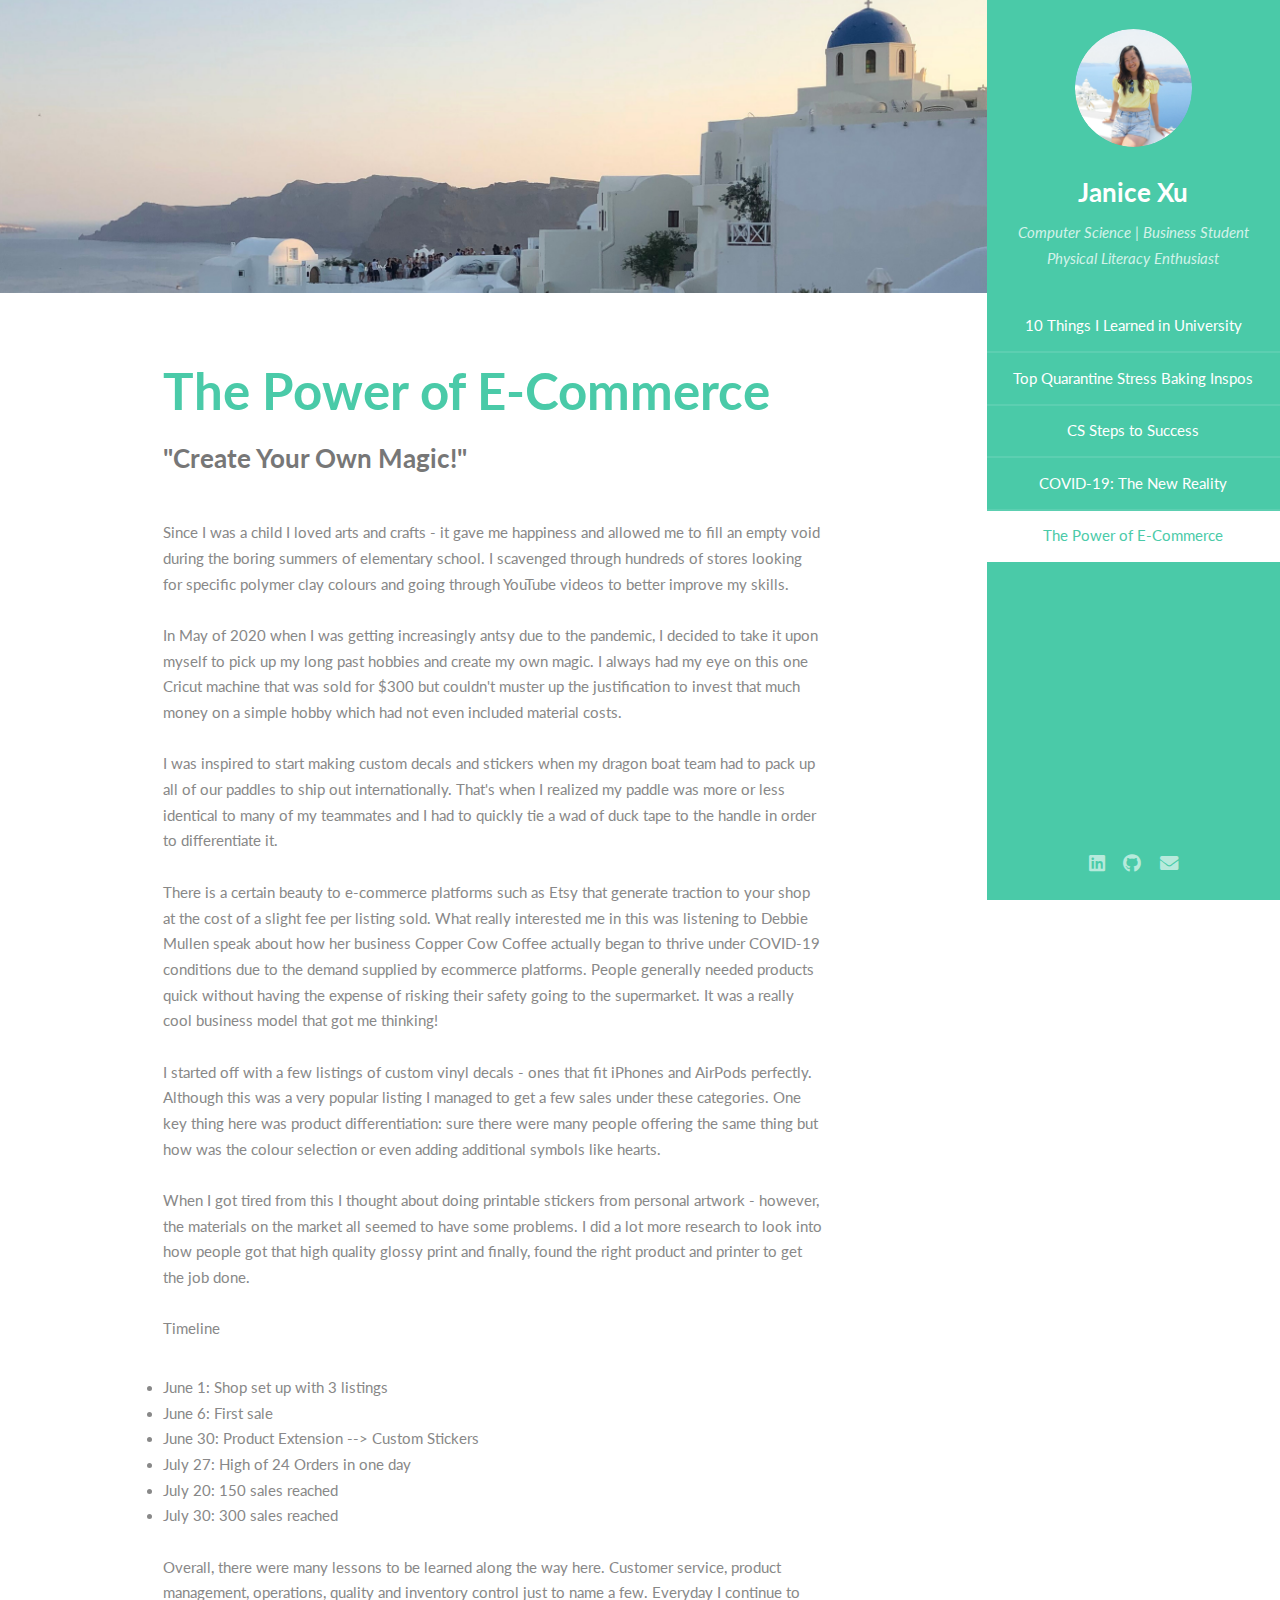
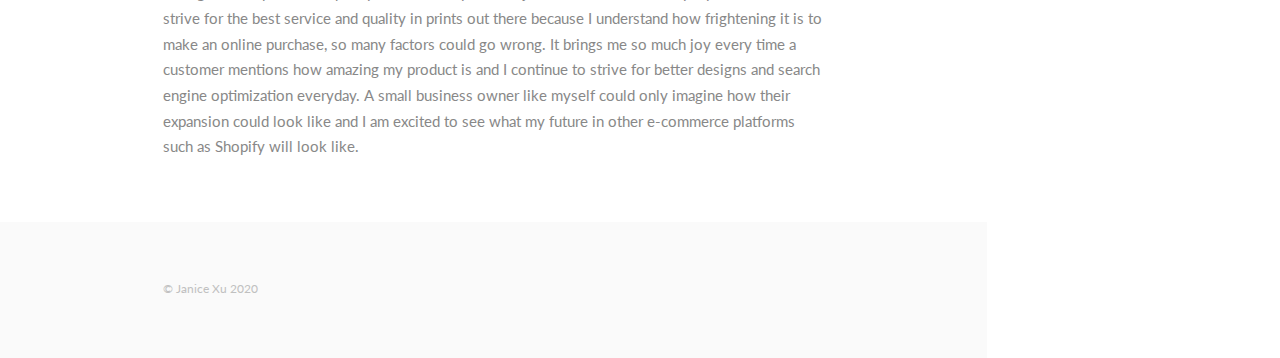
<file: article5.html>
<!DOCTYPE HTML>
<!--
	Read Only by HTML5 UP
	html5up.net | @ajlkn
	Free for personal and commercial use under the CCA 3.0 license (html5up.net/license)
-->
<html>
	<head>
		<title>Life With Janice Xu</title>
		<link rel = "icon" type = "images/icon.png" href = "images/icon.png"> 

		<meta charset="utf-8" />
		<meta name="viewport" content="width=device-width, initial-scale=1, user-scalable=no" />
		<link rel="stylesheet" href="assets/css/main.css" />
	</head>
	<body class="is-preload">

		<!-- Header -->
			<section id="header">
				<header>
					<span class="image avatar"><img src="images/circle.jpg" alt="" /></span>
					<h1 id="logo"><a href="index.html">Janice Xu</a></h1>
					<p>Computer Science | Business Student<br />
					Physical Literacy Enthusiast</p>
				</header>
				
				<nav id="nav">
					<ul>
						<li><a href="article1.html" >10 Things I Learned in University</a></li>
						<li><a href="article2.html" >Top Quarantine Stress Baking Inspos</a></li>
						<li><a href="article3.html">CS Steps to Success</a></li>
						<li><a href="article4.html">COVID-19: The New Reality</a></li>
						<li><a href="article5.html"class="active">The Power of E-Commerce</a></li>
					</ul>
				</nav>
				<footer>
					<ul class="icons">
						<li><a href="https://www.linkedin.com/in/janicexu16/" class="icon brands fa-linkedin"><span class="label">Twitter</span></a></li>
						<li><a href="https://github.com/janicexu16" class="icon brands fa-github"><span class="label">Github</span></a></li>
						<li><a href="#" class="icon solid fa-envelope"><span class="label">Email</span></a></li>
					</ul>
				</footer>
				
			</section>

		<!-- Wrapper -->
			<div id="wrapper">

				<!-- Main -->
					<div id="main">

						<!-- One -->
							<section id="one">
								<div class="image main" data-position="center">
									<img src="images/bannereurope3.png" alt="" />
								</div>
								<div class="container">
									<header class="major">
										<h2>The Power of E-Commerce</h2>
										<p>"Create Your Own Magic!"</p>
									</header>
									<p>
Since I was a child I loved arts and crafts - it gave me happiness and allowed me to fill an empty void during the boring summers of elementary school. I scavenged through hundreds of stores looking for specific polymer clay colours and going through YouTube videos to better improve my skills. 
<br></br>
In May of 2020 when I was getting increasingly antsy due to the pandemic, I decided to take it upon myself to pick up my long past hobbies and create my own magic. I always had my eye on this one Cricut machine that was sold for $300 but couldn't muster up the justification to invest that much money on a simple hobby which had not even included material costs.
<br></br>
I was inspired to start making custom decals and stickers when my dragon boat team had to pack up all of our paddles to ship out internationally. That's when I realized my paddle was more or less identical to many of my teammates and I had to quickly tie a wad of duck tape to the handle in order to differentiate it.
<br></br>
There is a certain beauty to e-commerce platforms such as Etsy that generate traction to your shop at the cost of a slight fee per listing sold. What really interested me in this was listening to Debbie Mullen speak about how her business Copper Cow Coffee actually began to thrive under COVID-19 conditions due to the demand supplied by ecommerce platforms. People generally needed products quick without having the expense of risking their safety going to the supermarket. It was a really cool business model that got me thinking!				
<br></br>
I started off with a few listings of custom vinyl decals - ones that fit iPhones and AirPods perfectly. Although this was a very popular listing I managed to get a few sales under these categories. One key thing here was product differentiation: sure there were many people offering the same thing but how was the colour selection or even adding additional symbols like hearts. 
<br></br>
When I got tired from this I thought about doing printable stickers from personal artwork - however, the materials on the market all seemed to have some problems. I did a lot more research to look into how people got that high quality glossy print and finally, found the right product and printer to get the job done. 
<br></br>
Timeline 
	<li>June 1: Shop set up with 3 listings </li>
	<li>June 6: First sale </li>
	<li>June 30: Product Extension --> Custom Stickers </li>
	<li>July 27: High of 24 Orders in one day</li>
	<li>July 20: 150 sales reached </li>
	<li>July 30: 300 sales reached </li>
</br>
Overall, there were many lessons to be learned along the way here. Customer service, product management, operations, quality and inventory control just to name a few. Everyday I continue to strive for the best service and quality in prints out there because I understand how frightening it is to make an online purchase, so many factors could go wrong. It brings me so much joy every time a customer mentions how amazing my product is and I continue to strive for better designs and search engine optimization everyday. A small business owner like myself could only imagine how their expansion could look like and I am excited to see what my future in other e-commerce platforms such as Shopify will look like. 
</p>


								</div>
							</section>


						

					</div>

				<!-- Footer -->
					<section id="footer">
						<div class="container">
							<ul class="copyright">
								<li>&copy; Janice Xu 2020</li></li>
							</ul>
						</div>
					</section>

			</div>

		<!-- Scripts -->
			<script src="assets/js/jquery.min.js"></script>
			<script src="assets/js/jquery.scrollex.min.js"></script>
			<script src="assets/js/jquery.scrolly.min.js"></script>
			<script src="assets/js/browser.min.js"></script>
			<script src="assets/js/breakpoints.min.js"></script>
			<script src="assets/js/util.js"></script>
			<script src="assets/js/main.js"></script>


			

	</body>
</html>
</file>
<file: assets/css/main.css>
@import url("fontawesome-all.min.css");
@import url("https://fonts.googleapis.com/css?family=Lato:400,400italic,700,700italic|Source+Code+Pro:400");

/*
	Read Only by HTML5 UP
	html5up.net | @ajlkn
	Free for personal and commercial use under the CCA 3.0 license (html5up.net/license)
*/

html, body, div, span, applet, object,
iframe, h1, h2, h3, h4, h5, h6, p, blockquote,
pre, a, abbr, acronym, address, big, cite,
code, del, dfn, em, img, ins, kbd, q, s, samp,
small, strike, strong, sub, sup, tt, var, b,
u, i, center, dl, dt, dd, ol, ul, li, fieldset,
form, label, legend, table, caption, tbody,
tfoot, thead, tr, th, td, article, aside,
canvas, details, embed, figure, figcaption,
footer, header, hgroup, menu, nav, output, ruby,
section, summary, time, mark, audio, video {
	margin: 0;
	padding: 0;
	border: 0;
	font-size: 100%;
	font: inherit;
	vertical-align: baseline;}

article, aside, details, figcaption, figure,
footer, header, hgroup, menu, nav, section {
	display: block;}

body {
	line-height: 1;
}

ol, ul {
	list-style: none;
}

blockquote, q {
	quotes: none;
}

	blockquote:before, blockquote:after, q:before, q:after {
		content: '';
		content: none;
	}

table {
	border-collapse: collapse;
	border-spacing: 0;
}

body {
	-webkit-text-size-adjust: none;
}

mark {
	background-color: transparent;
	color: inherit;
}

input::-moz-focus-inner {
	border: 0;
	padding: 0;
}

input, select, textarea {
	-moz-appearance: none;
	-webkit-appearance: none;
	-ms-appearance: none;
	appearance: none;
}

/* Basic */

	html {
		box-sizing: border-box;
	}

	*, *:before, *:after {
		box-sizing: inherit;
	}

	body {
		background: #fff;
	}

		body.is-preload *, body.is-preload *:before, body.is-preload *:after {
			-moz-animation: none !important;
			-webkit-animation: none !important;
			-ms-animation: none !important;
			animation: none !important;
			-moz-transition: none !important;
			-webkit-transition: none !important;
			-ms-transition: none !important;
			transition: none !important;
		}

	body, input, select, textarea {
		color: #888;
		font-family: "Lato", sans-serif;
		font-size: 16pt;
		font-weight: 400;
		line-height: 1.75em;
	}

	a {
		-moz-transition: color 0.2s ease-in-out, border-color 0.2s ease-in-out;
		-webkit-transition: color 0.2s ease-in-out, border-color 0.2s ease-in-out;
		-ms-transition: color 0.2s ease-in-out, border-color 0.2s ease-in-out;
		transition: color 0.2s ease-in-out, border-color 0.2s ease-in-out;
		border-bottom: solid 1px #e4e4e4;
		color: inherit;
		text-decoration: none;
	}

		a:hover {
			border-bottom-color: transparent;
			color: #4acaa8 !important;
		}

	strong, b {
		color: #777;
		font-weight: 700;
	}

	em, i {
		font-style: italic;
	}

	p {
		margin: 0 0 2.25em 0;
	}

	h1, h2, h3, h4, h5, h6 {
		color: #777;
		font-weight: 700;
		line-height: 1em;
		margin: 0 0 0.5625em 0;
	}

		h1 a, h2 a, h3 a, h4 a, h5 a, h6 a {
			border: 0;
			color: inherit;
			text-decoration: none;
		}

	h2 {
		font-size: 2em;
		line-height: 1.5em;
	}

	h3 {
		font-size: 1.75em;
		line-height: 1.5em;
	}

	h4 {
		font-size: 1.25em;
		line-height: 1.5em;
	}

	h5 {
		font-size: 0.9em;
		line-height: 1.5em;
	}

	h6 {
		font-size: 0.7em;
		line-height: 1.5em;
	}

	sub {
		font-size: 0.8em;
		position: relative;
		top: 0.5em;
	}

	sup {
		font-size: 0.8em;
		position: relative;
		top: -0.5em;
	}

	hr {
		border: 0;
		border-bottom: solid 2px #f4f4f4;
		margin: 2.25em 0;
	}

		hr.major {
			margin: 3.375em 0;
		}

	blockquote {
		border-left: solid 8px #e4e4e4;
		font-style: italic;
		margin: 0 0 2.25em 0;
		padding: 0.5em 0 0.5em 2em;
	}

	code {
		background: #555;
		border-radius: 5px;
		color: #fff;
		font-family: "Source Code Pro", monospace;
		font-size: 0.9em;
		margin: 0 0.25em;
		padding: 0.25em 0.65em;
	}

	pre {
		font-family: "Source Code Pro", monospace;
		font-size: 0.9em;
		margin: 0 0 2.25em 0;
	}

		pre code {
			-webkit-overflow-scrolling: touch;
			display: block;
			line-height: 1.5em;
			overflow-x: auto;
			padding: 1em 1.5em;
		}

	.align-left {
		text-align: left;
	}

	.align-center {
		text-align: center;
	}

	.align-right {
		text-align: right;
	}

/* Row */

	.row {
		display: flex;
		flex-wrap: wrap;
		box-sizing: border-box;
		align-items: stretch;
	}

		.row > * {
			box-sizing: border-box;
		}

		.row.gtr-uniform > * > :last-child {
			margin-bottom: 0;
		}

		.row.aln-left {
			justify-content: flex-start;
		}

		.row.aln-center {
			justify-content: center;
		}

		.row.aln-right {
			justify-content: flex-end;
		}

		.row.aln-top {
			align-items: flex-start;
		}

		.row.aln-middle {
			align-items: center;
		}

		.row.aln-bottom {
			align-items: flex-end;
		}

		.row > .imp {
			order: -1;
		}

		.row > .col-1 {
			width: 8.33333%;
		}

		.row > .off-1 {
			margin-left: 8.33333%;
		}

		.row > .col-2 {
			width: 16.66667%;
		}

		.row > .off-2 {
			margin-left: 16.66667%;
		}

		.row > .col-3 {
			width: 25%;
		}

		.row > .off-3 {
			margin-left: 25%;
		}

		.row > .col-4 {
			width: 33.33333%;
		}

		.row > .off-4 {
			margin-left: 33.33333%;
		}

		.row > .col-5 {
			width: 41.66667%;
		}

		.row > .off-5 {
			margin-left: 41.66667%;
		}

		.row > .col-6 {
			width: 50%;
		}

		.row > .off-6 {
			margin-left: 50%;
		}

		.row > .col-7 {
			width: 58.33333%;
		}

		.row > .off-7 {
			margin-left: 58.33333%;
		}

		.row > .col-8 {
			width: 66.66667%;
		}

		.row > .off-8 {
			margin-left: 66.66667%;
		}

		.row > .col-9 {
			width: 75%;
		}

		.row > .off-9 {
			margin-left: 75%;
		}

		.row > .col-10 {
			width: 83.33333%;
		}

		.row > .off-10 {
			margin-left: 83.33333%;
		}

		.row > .col-11 {
			width: 91.66667%;
		}

		.row > .off-11 {
			margin-left: 91.66667%;
		}

		.row > .col-12 {
			width: 100%;
		}

		.row > .off-12 {
			margin-left: 100%;
		}

		.row.gtr-0 {
			margin-top: 0;
			margin-left: 0em;
		}

			.row.gtr-0 > * {
				padding: 0 0 0 0em;
			}

			.row.gtr-0.gtr-uniform {
				margin-top: 0em;
			}

				.row.gtr-0.gtr-uniform > * {
					padding-top: 0em;
				}

		.row.gtr-25 {
			margin-top: 0;
			margin-left: -0.5em;
		}

			.row.gtr-25 > * {
				padding: 0 0 0 0.5em;
			}

			.row.gtr-25.gtr-uniform {
				margin-top: -0.5em;
			}

				.row.gtr-25.gtr-uniform > * {
					padding-top: 0.5em;
				}

		.row.gtr-50 {
			margin-top: 0;
			margin-left: -1em;
		}

			.row.gtr-50 > * {
				padding: 0 0 0 1em;
			}

			.row.gtr-50.gtr-uniform {
				margin-top: -1em;
			}

				.row.gtr-50.gtr-uniform > * {
					padding-top: 1em;
				}

		.row {
			margin-top: 0;
			margin-left: -2em;
		}

			.row > * {
				padding: 0 0 0 2em;
			}

			.row.gtr-uniform {
				margin-top: -2em;
			}

				.row.gtr-uniform > * {
					padding-top: 2em;
				}

		.row.gtr-150 {
			margin-top: 0;
			margin-left: -3em;
		}

			.row.gtr-150 > * {
				padding: 0 0 0 3em;
			}

			.row.gtr-150.gtr-uniform {
				margin-top: -3em;
			}

				.row.gtr-150.gtr-uniform > * {
					padding-top: 3em;
				}

		.row.gtr-200 {
			margin-top: 0;
			margin-left: -4em;
		}

			.row.gtr-200 > * {
				padding: 0 0 0 4em;
			}

			.row.gtr-200.gtr-uniform {
				margin-top: -4em;
			}

				.row.gtr-200.gtr-uniform > * {
					padding-top: 4em;
				}

		@media screen and (max-width: 1680px) {

			.row {
				display: flex;
				flex-wrap: wrap;
				box-sizing: border-box;
				align-items: stretch;
			}

				.row > * {
					box-sizing: border-box;
				}

				.row.gtr-uniform > * > :last-child {
					margin-bottom: 0;
				}

				.row.aln-left {
					justify-content: flex-start;
				}

				.row.aln-center {
					justify-content: center;
				}

				.row.aln-right {
					justify-content: flex-end;
				}

				.row.aln-top {
					align-items: flex-start;
				}

				.row.aln-middle {
					align-items: center;
				}

				.row.aln-bottom {
					align-items: flex-end;
				}

				.row > .imp-xlarge {
					order: -1;
				}

				.row > .col-1-xlarge {
					width: 8.33333%;
				}

				.row > .off-1-xlarge {
					margin-left: 8.33333%;
				}

				.row > .col-2-xlarge {
					width: 16.66667%;
				}

				.row > .off-2-xlarge {
					margin-left: 16.66667%;
				}

				.row > .col-3-xlarge {
					width: 25%;
				}

				.row > .off-3-xlarge {
					margin-left: 25%;
				}

				.row > .col-4-xlarge {
					width: 33.33333%;
				}

				.row > .off-4-xlarge {
					margin-left: 33.33333%;
				}

				.row > .col-5-xlarge {
					width: 41.66667%;
				}

				.row > .off-5-xlarge {
					margin-left: 41.66667%;
				}

				.row > .col-6-xlarge {
					width: 50%;
				}

				.row > .off-6-xlarge {
					margin-left: 50%;
				}

				.row > .col-7-xlarge {
					width: 58.33333%;
				}

				.row > .off-7-xlarge {
					margin-left: 58.33333%;
				}

				.row > .col-8-xlarge {
					width: 66.66667%;
				}

				.row > .off-8-xlarge {
					margin-left: 66.66667%;
				}

				.row > .col-9-xlarge {
					width: 75%;
				}

				.row > .off-9-xlarge {
					margin-left: 75%;
				}

				.row > .col-10-xlarge {
					width: 83.33333%;
				}

				.row > .off-10-xlarge {
					margin-left: 83.33333%;
				}

				.row > .col-11-xlarge {
					width: 91.66667%;
				}

				.row > .off-11-xlarge {
					margin-left: 91.66667%;
				}

				.row > .col-12-xlarge {
					width: 100%;
				}

				.row > .off-12-xlarge {
					margin-left: 100%;
				}

				.row.gtr-0 {
					margin-top: 0;
					margin-left: 0em;
				}

					.row.gtr-0 > * {
						padding: 0 0 0 0em;
					}

					.row.gtr-0.gtr-uniform {
						margin-top: 0em;
					}

						.row.gtr-0.gtr-uniform > * {
							padding-top: 0em;
						}

				.row.gtr-25 {
					margin-top: 0;
					margin-left: -0.5em;
				}

					.row.gtr-25 > * {
						padding: 0 0 0 0.5em;
					}

					.row.gtr-25.gtr-uniform {
						margin-top: -0.5em;
					}

						.row.gtr-25.gtr-uniform > * {
							padding-top: 0.5em;
						}

				.row.gtr-50 {
					margin-top: 0;
					margin-left: -1em;
				}

					.row.gtr-50 > * {
						padding: 0 0 0 1em;
					}

					.row.gtr-50.gtr-uniform {
						margin-top: -1em;
					}

						.row.gtr-50.gtr-uniform > * {
							padding-top: 1em;
						}

				.row {
					margin-top: 0;
					margin-left: -2em;
				}

					.row > * {
						padding: 0 0 0 2em;
					}

					.row.gtr-uniform {
						margin-top: -2em;
					}

						.row.gtr-uniform > * {
							padding-top: 2em;
						}

				.row.gtr-150 {
					margin-top: 0;
					margin-left: -3em;
				}

					.row.gtr-150 > * {
						padding: 0 0 0 3em;
					}

					.row.gtr-150.gtr-uniform {
						margin-top: -3em;
					}

						.row.gtr-150.gtr-uniform > * {
							padding-top: 3em;
						}

				.row.gtr-200 {
					margin-top: 0;
					margin-left: -4em;
				}

					.row.gtr-200 > * {
						padding: 0 0 0 4em;
					}

					.row.gtr-200.gtr-uniform {
						margin-top: -4em;
					}

						.row.gtr-200.gtr-uniform > * {
							padding-top: 4em;
						}

		}

		@media screen and (max-width: 1280px) {

			.row {
				display: flex;
				flex-wrap: wrap;
				box-sizing: border-box;
				align-items: stretch;
			}

				.row > * {
					box-sizing: border-box;
				}

				.row.gtr-uniform > * > :last-child {
					margin-bottom: 0;
				}

				.row.aln-left {
					justify-content: flex-start;
				}

				.row.aln-center {
					justify-content: center;
				}

				.row.aln-right {
					justify-content: flex-end;
				}

				.row.aln-top {
					align-items: flex-start;
				}

				.row.aln-middle {
					align-items: center;
				}

				.row.aln-bottom {
					align-items: flex-end;
				}

				.row > .imp-large {
					order: -1;
				}

				.row > .col-1-large {
					width: 8.33333%;
				}

				.row > .off-1-large {
					margin-left: 8.33333%;
				}

				.row > .col-2-large {
					width: 16.66667%;
				}

				.row > .off-2-large {
					margin-left: 16.66667%;
				}

				.row > .col-3-large {
					width: 25%;
				}

				.row > .off-3-large {
					margin-left: 25%;
				}

				.row > .col-4-large {
					width: 33.33333%;
				}

				.row > .off-4-large {
					margin-left: 33.33333%;
				}

				.row > .col-5-large {
					width: 41.66667%;
				}

				.row > .off-5-large {
					margin-left: 41.66667%;
				}

				.row > .col-6-large {
					width: 50%;
				}

				.row > .off-6-large {
					margin-left: 50%;
				}

				.row > .col-7-large {
					width: 58.33333%;
				}

				.row > .off-7-large {
					margin-left: 58.33333%;
				}

				.row > .col-8-large {
					width: 66.66667%;
				}

				.row > .off-8-large {
					margin-left: 66.66667%;
				}

				.row > .col-9-large {
					width: 75%;
				}

				.row > .off-9-large {
					margin-left: 75%;
				}

				.row > .col-10-large {
					width: 83.33333%;
				}

				.row > .off-10-large {
					margin-left: 83.33333%;
				}

				.row > .col-11-large {
					width: 91.66667%;
				}

				.row > .off-11-large {
					margin-left: 91.66667%;
				}

				.row > .col-12-large {
					width: 100%;
				}

				.row > .off-12-large {
					margin-left: 100%;
				}

				.row.gtr-0 {
					margin-top: 0;
					margin-left: 0em;
				}

					.row.gtr-0 > * {
						padding: 0 0 0 0em;
					}

					.row.gtr-0.gtr-uniform {
						margin-top: 0em;
					}

						.row.gtr-0.gtr-uniform > * {
							padding-top: 0em;
						}

				.row.gtr-25 {
					margin-top: 0;
					margin-left: -0.375em;
				}

					.row.gtr-25 > * {
						padding: 0 0 0 0.375em;
					}

					.row.gtr-25.gtr-uniform {
						margin-top: -0.375em;
					}

						.row.gtr-25.gtr-uniform > * {
							padding-top: 0.375em;
						}

				.row.gtr-50 {
					margin-top: 0;
					margin-left: -0.75em;
				}

					.row.gtr-50 > * {
						padding: 0 0 0 0.75em;
					}

					.row.gtr-50.gtr-uniform {
						margin-top: -0.75em;
					}

						.row.gtr-50.gtr-uniform > * {
							padding-top: 0.75em;
						}

				.row {
					margin-top: 0;
					margin-left: -1.5em;
				}

					.row > * {
						padding: 0 0 0 1.5em;
					}

					.row.gtr-uniform {
						margin-top: -1.5em;
					}

						.row.gtr-uniform > * {
							padding-top: 1.5em;
						}

				.row.gtr-150 {
					margin-top: 0;
					margin-left: -2.25em;
				}

					.row.gtr-150 > * {
						padding: 0 0 0 2.25em;
					}

					.row.gtr-150.gtr-uniform {
						margin-top: -2.25em;
					}

						.row.gtr-150.gtr-uniform > * {
							padding-top: 2.25em;
						}

				.row.gtr-200 {
					margin-top: 0;
					margin-left: -3em;
				}

					.row.gtr-200 > * {
						padding: 0 0 0 3em;
					}

					.row.gtr-200.gtr-uniform {
						margin-top: -3em;
					}

						.row.gtr-200.gtr-uniform > * {
							padding-top: 3em;
						}

		}

		@media screen and (max-width: 1024px) {

			.row {
				display: flex;
				flex-wrap: wrap;
				box-sizing: border-box;
				align-items: stretch;
			}

				.row > * {
					box-sizing: border-box;
				}

				.row.gtr-uniform > * > :last-child {
					margin-bottom: 0;
				}

				.row.aln-left {
					justify-content: flex-start;
				}

				.row.aln-center {
					justify-content: center;
				}

				.row.aln-right {
					justify-content: flex-end;
				}

				.row.aln-top {
					align-items: flex-start;
				}

				.row.aln-middle {
					align-items: center;
				}

				.row.aln-bottom {
					align-items: flex-end;
				}

				.row > .imp-medium {
					order: -1;
				}

				.row > .col-1-medium {
					width: 8.33333%;
				}

				.row > .off-1-medium {
					margin-left: 8.33333%;
				}

				.row > .col-2-medium {
					width: 16.66667%;
				}

				.row > .off-2-medium {
					margin-left: 16.66667%;
				}

				.row > .col-3-medium {
					width: 25%;
				}

				.row > .off-3-medium {
					margin-left: 25%;
				}

				.row > .col-4-medium {
					width: 33.33333%;
				}

				.row > .off-4-medium {
					margin-left: 33.33333%;
				}

				.row > .col-5-medium {
					width: 41.66667%;
				}

				.row > .off-5-medium {
					margin-left: 41.66667%;
				}

				.row > .col-6-medium {
					width: 50%;
				}

				.row > .off-6-medium {
					margin-left: 50%;
				}

				.row > .col-7-medium {
					width: 58.33333%;
				}

				.row > .off-7-medium {
					margin-left: 58.33333%;
				}

				.row > .col-8-medium {
					width: 66.66667%;
				}

				.row > .off-8-medium {
					margin-left: 66.66667%;
				}

				.row > .col-9-medium {
					width: 75%;
				}

				.row > .off-9-medium {
					margin-left: 75%;
				}

				.row > .col-10-medium {
					width: 83.33333%;
				}

				.row > .off-10-medium {
					margin-left: 83.33333%;
				}

				.row > .col-11-medium {
					width: 91.66667%;
				}

				.row > .off-11-medium {
					margin-left: 91.66667%;
				}

				.row > .col-12-medium {
					width: 100%;
				}

				.row > .off-12-medium {
					margin-left: 100%;
				}

				.row.gtr-0 {
					margin-top: 0;
					margin-left: 0em;
				}

					.row.gtr-0 > * {
						padding: 0 0 0 0em;
					}

					.row.gtr-0.gtr-uniform {
						margin-top: 0em;
					}

						.row.gtr-0.gtr-uniform > * {
							padding-top: 0em;
						}

				.row.gtr-25 {
					margin-top: 0;
					margin-left: -0.375em;
				}

					.row.gtr-25 > * {
						padding: 0 0 0 0.375em;
					}

					.row.gtr-25.gtr-uniform {
						margin-top: -0.375em;
					}

						.row.gtr-25.gtr-uniform > * {
							padding-top: 0.375em;
						}

				.row.gtr-50 {
					margin-top: 0;
					margin-left: -0.75em;
				}

					.row.gtr-50 > * {
						padding: 0 0 0 0.75em;
					}

					.row.gtr-50.gtr-uniform {
						margin-top: -0.75em;
					}

						.row.gtr-50.gtr-uniform > * {
							padding-top: 0.75em;
						}

				.row {
					margin-top: 0;
					margin-left: -1.5em;
				}

					.row > * {
						padding: 0 0 0 1.5em;
					}

					.row.gtr-uniform {
						margin-top: -1.5em;
					}

						.row.gtr-uniform > * {
							padding-top: 1.5em;
						}

				.row.gtr-150 {
					margin-top: 0;
					margin-left: -2.25em;
				}

					.row.gtr-150 > * {
						padding: 0 0 0 2.25em;
					}

					.row.gtr-150.gtr-uniform {
						margin-top: -2.25em;
					}

						.row.gtr-150.gtr-uniform > * {
							padding-top: 2.25em;
						}

				.row.gtr-200 {
					margin-top: 0;
					margin-left: -3em;
				}

					.row.gtr-200 > * {
						padding: 0 0 0 3em;
					}

					.row.gtr-200.gtr-uniform {
						margin-top: -3em;
					}

						.row.gtr-200.gtr-uniform > * {
							padding-top: 3em;
						}

		}

		@media screen and (max-width: 736px) {

			.row {
				display: flex;
				flex-wrap: wrap;
				box-sizing: border-box;
				align-items: stretch;
			}

				.row > * {
					box-sizing: border-box;
				}

				.row.gtr-uniform > * > :last-child {
					margin-bottom: 0;
				}

				.row.aln-left {
					justify-content: flex-start;
				}

				.row.aln-center {
					justify-content: center;
				}

				.row.aln-right {
					justify-content: flex-end;
				}

				.row.aln-top {
					align-items: flex-start;
				}

				.row.aln-middle {
					align-items: center;
				}

				.row.aln-bottom {
					align-items: flex-end;
				}

				.row > .imp-small {
					order: -1;
				}

				.row > .col-1-small {
					width: 8.33333%;
				}

				.row > .off-1-small {
					margin-left: 8.33333%;
				}

				.row > .col-2-small {
					width: 16.66667%;
				}

				.row > .off-2-small {
					margin-left: 16.66667%;
				}

				.row > .col-3-small {
					width: 25%;
				}

				.row > .off-3-small {
					margin-left: 25%;
				}

				.row > .col-4-small {
					width: 33.33333%;
				}

				.row > .off-4-small {
					margin-left: 33.33333%;
				}

				.row > .col-5-small {
					width: 41.66667%;
				}

				.row > .off-5-small {
					margin-left: 41.66667%;
				}

				.row > .col-6-small {
					width: 50%;
				}

				.row > .off-6-small {
					margin-left: 50%;
				}

				.row > .col-7-small {
					width: 58.33333%;
				}

				.row > .off-7-small {
					margin-left: 58.33333%;
				}

				.row > .col-8-small {
					width: 66.66667%;
				}

				.row > .off-8-small {
					margin-left: 66.66667%;
				}

				.row > .col-9-small {
					width: 75%;
				}

				.row > .off-9-small {
					margin-left: 75%;
				}

				.row > .col-10-small {
					width: 83.33333%;
				}

				.row > .off-10-small {
					margin-left: 83.33333%;
				}

				.row > .col-11-small {
					width: 91.66667%;
				}

				.row > .off-11-small {
					margin-left: 91.66667%;
				}

				.row > .col-12-small {
					width: 100%;
				}

				.row > .off-12-small {
					margin-left: 100%;
				}

				.row.gtr-0 {
					margin-top: 0;
					margin-left: 0em;
				}

					.row.gtr-0 > * {
						padding: 0 0 0 0em;
					}

					.row.gtr-0.gtr-uniform {
						margin-top: 0em;
					}

						.row.gtr-0.gtr-uniform > * {
							padding-top: 0em;
						}

				.row.gtr-25 {
					margin-top: 0;
					margin-left: -0.3125em;
				}

					.row.gtr-25 > * {
						padding: 0 0 0 0.3125em;
					}

					.row.gtr-25.gtr-uniform {
						margin-top: -0.3125em;
					}

						.row.gtr-25.gtr-uniform > * {
							padding-top: 0.3125em;
						}

				.row.gtr-50 {
					margin-top: 0;
					margin-left: -0.625em;
				}

					.row.gtr-50 > * {
						padding: 0 0 0 0.625em;
					}

					.row.gtr-50.gtr-uniform {
						margin-top: -0.625em;
					}

						.row.gtr-50.gtr-uniform > * {
							padding-top: 0.625em;
						}

				.row {
					margin-top: 0;
					margin-left: -1.25em;
				}

					.row > * {
						padding: 0 0 0 1.25em;
					}

					.row.gtr-uniform {
						margin-top: -1.25em;
					}

						.row.gtr-uniform > * {
							padding-top: 1.25em;
						}

				.row.gtr-150 {
					margin-top: 0;
					margin-left: -1.875em;
				}

					.row.gtr-150 > * {
						padding: 0 0 0 1.875em;
					}

					.row.gtr-150.gtr-uniform {
						margin-top: -1.875em;
					}

						.row.gtr-150.gtr-uniform > * {
							padding-top: 1.875em;
						}

				.row.gtr-200 {
					margin-top: 0;
					margin-left: -2.5em;
				}

					.row.gtr-200 > * {
						padding: 0 0 0 2.5em;
					}

					.row.gtr-200.gtr-uniform {
						margin-top: -2.5em;
					}

						.row.gtr-200.gtr-uniform > * {
							padding-top: 2.5em;
						}

		}

		@media screen and (max-width: 480px) {

			.row {
				display: flex;
				flex-wrap: wrap;
				box-sizing: border-box;
				align-items: stretch;
			}

				.row > * {
					box-sizing: border-box;
				}

				.row.gtr-uniform > * > :last-child {
					margin-bottom: 0;
				}

				.row.aln-left {
					justify-content: flex-start;
				}

				.row.aln-center {
					justify-content: center;
				}

				.row.aln-right {
					justify-content: flex-end;
				}

				.row.aln-top {
					align-items: flex-start;
				}

				.row.aln-middle {
					align-items: center;
				}

				.row.aln-bottom {
					align-items: flex-end;
				}

				.row > .imp-xsmall {
					order: -1;
				}

				.row > .col-1-xsmall {
					width: 8.33333%;
				}

				.row > .off-1-xsmall {
					margin-left: 8.33333%;
				}

				.row > .col-2-xsmall {
					width: 16.66667%;
				}

				.row > .off-2-xsmall {
					margin-left: 16.66667%;
				}

				.row > .col-3-xsmall {
					width: 25%;
				}

				.row > .off-3-xsmall {
					margin-left: 25%;
				}

				.row > .col-4-xsmall {
					width: 33.33333%;
				}

				.row > .off-4-xsmall {
					margin-left: 33.33333%;
				}

				.row > .col-5-xsmall {
					width: 41.66667%;
				}

				.row > .off-5-xsmall {
					margin-left: 41.66667%;
				}

				.row > .col-6-xsmall {
					width: 50%;
				}

				.row > .off-6-xsmall {
					margin-left: 50%;
				}

				.row > .col-7-xsmall {
					width: 58.33333%;
				}

				.row > .off-7-xsmall {
					margin-left: 58.33333%;
				}

				.row > .col-8-xsmall {
					width: 66.66667%;
				}

				.row > .off-8-xsmall {
					margin-left: 66.66667%;
				}

				.row > .col-9-xsmall {
					width: 75%;
				}

				.row > .off-9-xsmall {
					margin-left: 75%;
				}

				.row > .col-10-xsmall {
					width: 83.33333%;
				}

				.row > .off-10-xsmall {
					margin-left: 83.33333%;
				}

				.row > .col-11-xsmall {
					width: 91.66667%;
				}

				.row > .off-11-xsmall {
					margin-left: 91.66667%;
				}

				.row > .col-12-xsmall {
					width: 100%;
				}

				.row > .off-12-xsmall {
					margin-left: 100%;
				}

				.row.gtr-0 {
					margin-top: 0;
					margin-left: 0em;
				}

					.row.gtr-0 > * {
						padding: 0 0 0 0em;
					}

					.row.gtr-0.gtr-uniform {
						margin-top: 0em;
					}

						.row.gtr-0.gtr-uniform > * {
							padding-top: 0em;
						}

				.row.gtr-25 {
					margin-top: 0;
					margin-left: -0.3125em;
				}

					.row.gtr-25 > * {
						padding: 0 0 0 0.3125em;
					}

					.row.gtr-25.gtr-uniform {
						margin-top: -0.3125em;
					}

						.row.gtr-25.gtr-uniform > * {
							padding-top: 0.3125em;
						}

				.row.gtr-50 {
					margin-top: 0;
					margin-left: -0.625em;
				}

					.row.gtr-50 > * {
						padding: 0 0 0 0.625em;
					}

					.row.gtr-50.gtr-uniform {
						margin-top: -0.625em;
					}

						.row.gtr-50.gtr-uniform > * {
							padding-top: 0.625em;
						}

				.row {
					margin-top: 0;
					margin-left: -1.25em;
				}

					.row > * {
						padding: 0 0 0 1.25em;
					}

					.row.gtr-uniform {
						margin-top: -1.25em;
					}

						.row.gtr-uniform > * {
							padding-top: 1.25em;
						}

				.row.gtr-150 {
					margin-top: 0;
					margin-left: -1.875em;
				}

					.row.gtr-150 > * {
						padding: 0 0 0 1.875em;
					}

					.row.gtr-150.gtr-uniform {
						margin-top: -1.875em;
					}

						.row.gtr-150.gtr-uniform > * {
							padding-top: 1.875em;
						}

				.row.gtr-200 {
					margin-top: 0;
					margin-left: -2.5em;
				}

					.row.gtr-200 > * {
						padding: 0 0 0 2.5em;
					}

					.row.gtr-200.gtr-uniform {
						margin-top: -2.5em;
					}

						.row.gtr-200.gtr-uniform > * {
							padding-top: 2.5em;
						}

		}

	.tabs{
	
		display: flex;
		position: center;

	}



	.tabs__sidebar{
		width: 125px;
		flex-shrink: 0;
		margin-left: 150px;
	}

	.tabs__button{
		display: block;
		padding: 10px;
		background: #eeeeee;
		border: none;
		width: 100%;
		outline: none;
		cursor: pointer;
	}

	.tabs__button:active{
		background: #dddddd;
	}

	.tabs__button:not(:last-of-type){
		border-bottom: : 1px solid;
	}

	.tabs__button--active{
		font-weight: :bold;
		border-right: 2px solid #009879;
		background: #dddddd;
	}

	.tabs__content{
		padding: 15px;
		font-size: 0.8rem;
		display: none;

	}

	.tabs__content--active{
		display: block;
	}

	.tabs__content > :first-child{
		margin-top: 0;
	}


/* Container */

	.container {
		margin: 0 auto;
		max-width: calc(100% - 4.5em);
		width: 45em;
	}

		.container.xsmall {
			width: 11.25em;
		}

		.container.small {
			width: 22.5em;
		}

		.container.medium {
			width: 33.75em;
		}

		.container.large {
			width: 56.25em;
		}

		.container.xlarge {
			width: 67.5em;
		}

		.container.max {
			width: 100%;
		}

		@media screen and (max-width: 1024px) {

			.container {
				width: 100% !important;
			}

		}

		@media screen and (max-width: 480px) {

			.container {
				max-width: calc(100% - 3.375em);
			}

		}

/* Section/Article */

	section.special, article.special {
		text-align: center;
	}

	header p {
		color: #aaa;
		position: relative;
		margin: 0 0 1.6875em 0;
	}

	header h2 + p {
		font-size: 1.25em;
		margin-top: -0.5em;
		line-height: 1.5em;
	}

	header h3 + p {
		font-size: 1.1em;
		margin-top: -0.35em;
		line-height: 1.5em;
	}

	header h4 + p,
	header h5 + p,
	header h6 + p {
		font-size: 0.9em;
		margin-top: -0.25em;
		line-height: 1.5em;
	}

	header.major h2 {
		color: #4acaa8;
		font-size: 3.5em;
	}

		header.major h2 + p {
			color: #777;
			font-size: 1.75em;
			font-weight: 700;
			margin-top: -0.75em;
		}

/* Form */

	form {
		margin: 0 0 2.25em 0;
	}

	label {
		color: #777;
		display: block;
		font-size: 0.9em;
		font-weight: 700;
		margin: 0 0 1.125em 0;
	}

	input::-moz-focus-inner {
		border: 0;
		padding: 0;
	}

	input[type="text"],
	input[type="password"],
	input[type="email"],
	select,
	textarea {
		-moz-appearance: none;
		-webkit-appearance: none;
		-ms-appearance: none;
		appearance: none;
		border-radius: 5px;
		border: none;
		border: solid 2px #e4e4e4;
		color: inherit;
		display: block;
		outline: 0;
		padding: 0 1em;
		text-decoration: none;
		width: 100%;
	}

		input[type="text"]:invalid,
		input[type="password"]:invalid,
		input[type="email"]:invalid,
		select:invalid,
		textarea:invalid {
			box-shadow: none;
		}

		input[type="text"]:focus,
		input[type="password"]:focus,
		input[type="email"]:focus,
		select:focus,
		textarea:focus {
			border-color: #4acaa8;
		}

	select {
		background-image: url("data:image/svg+xml;charset=utf8,%3Csvg xmlns='http://www.w3.org/2000/svg' width='40' height='40' preserveAspectRatio='none' viewBox='0 0 40 40'%3E%3Cpath d='M9.4,12.3l10.4,10.4l10.4-10.4c0.2-0.2,0.5-0.4,0.9-0.4c0.3,0,0.6,0.1,0.9,0.4l3.3,3.3c0.2,0.2,0.4,0.5,0.4,0.9 c0,0.4-0.1,0.6-0.4,0.9L20.7,31.9c-0.2,0.2-0.5,0.4-0.9,0.4c-0.3,0-0.6-0.1-0.9-0.4L4.3,17.3c-0.2-0.2-0.4-0.5-0.4-0.9 c0-0.4,0.1-0.6,0.4-0.9l3.3-3.3c0.2-0.2,0.5-0.4,0.9-0.4S9.1,12.1,9.4,12.3z' fill='%23e4e4e4' /%3E%3C/svg%3E");
		background-size: 1.25em;
		background-repeat: no-repeat;
		background-position: calc(100% - 1em) center;
		height: 2.75em;
		padding-right: 2.75em;
		text-overflow: ellipsis;
	}

		select option {
			color: #777;
			background: #fff;
		}

		select:focus::-ms-value {
			background-color: transparent;
		}

		select::-ms-expand {
			display: none;
		}

	input[type="text"],
	input[type="password"],
	input[type="email"],
	select {
		height: 2.75em;
	}

	textarea {
		padding: 0.75em 1em;
	}

	input[type="checkbox"],
	input[type="radio"] {
		-moz-appearance: none;
		-webkit-appearance: none;
		-ms-appearance: none;
		appearance: none;
		display: block;
		float: left;
		margin-right: -2em;
		opacity: 0;
		width: 1em;
		z-index: -1;
	}

		input[type="checkbox"] + label,
		input[type="radio"] + label {
			text-decoration: none;
			color: #888;
			cursor: pointer;
			display: inline-block;
			font-size: 1em;
			font-weight: 400;
			padding-left: 2.4em;
			padding-right: 0.75em;
			position: relative;
		}

			input[type="checkbox"] + label:before,
			input[type="radio"] + label:before {
				-moz-osx-font-smoothing: grayscale;
				-webkit-font-smoothing: antialiased;
				display: inline-block;
				font-style: normal;
				font-variant: normal;
				text-rendering: auto;
				line-height: 1;
				text-transform: none !important;
				font-family: 'Font Awesome 5 Free';
				font-weight: 900;
			}

			input[type="checkbox"] + label:before,
			input[type="radio"] + label:before {
				background: #fafafa;
				border-radius: 5px;
				border: solid 2px #e4e4e4;
				content: '';
				display: inline-block;
				font-size: 0.8em;
				height: 2.0625em;
				left: 0;
				line-height: 2.0625em;
				position: absolute;
				text-align: center;
				top: 0;
				width: 2.0625em;
			}

		input[type="checkbox"]:checked + label:before,
		input[type="radio"]:checked + label:before {
			background: #989898;
			border-color: #989898;
			color: #ffffff;
			content: '\f00c';
		}

		input[type="checkbox"]:focus + label:before,
		input[type="radio"]:focus + label:before {
			border-color: #4acaa8;
		}

	input[type="checkbox"] + label:before {
		border-radius: 5px;
	}

	input[type="radio"] + label:before {
		border-radius: 100%;
	}

	::-webkit-input-placeholder {
		color: #aaa !important;
		font-style: italic;
		opacity: 1.0;
	}

	:-moz-placeholder {
		color: #aaa !important;
		font-style: italic;
		opacity: 1.0;
	}

	::-moz-placeholder {
		color: #aaa !important;
		font-style: italic;
		opacity: 1.0;
	}

	:-ms-input-placeholder {
		color: #aaa !important;
		font-style: italic;
		opacity: 1.0;
	}

/* Box */

	.box {
		border-radius: 5px;
		border: solid 2px #e4e4e4;
		margin-bottom: 2.25em;
		padding: 1.5em;
	}

		.box > :last-child,
		.box > :last-child > :last-child,
		.box > :last-child > :last-child > :last-child {
			margin-bottom: 0;
		}

		.box.alt {
			border: 0;
			border-radius: 0;
			padding: 0;
		}

/* Icon */

	.icon {
		text-decoration: none;
		border-bottom: none;
		position: relative;
	}

		.icon:before {
			-moz-osx-font-smoothing: grayscale;
			-webkit-font-smoothing: antialiased;
			display: inline-block;
			font-style: normal;
			font-variant: normal;
			text-rendering: auto;
			line-height: 1;
			text-transform: none !important;
			font-family: 'Font Awesome 5 Free';
			font-weight: 400;
		}

		.icon > .label {
			display: none;
		}

		.icon:before {
			line-height: inherit;
		}

		.icon.solid:before {
			font-weight: 900;
		}

		.icon.brands:before {
			font-family: 'Font Awesome 5 Brands';
		}

/* Image */

	.image {
		border-radius: 5px;
		border: 0;
		display: inline-block;
		position: relative;
	}

		.image[data-position] img {
			-moz-object-fit: cover;
			-webkit-object-fit: cover;
			-ms-object-fit: cover;
			object-fit: cover;
			display: block;
			position: absolute;
			top: 0;
			left: 0;
			width: 100%;
			height: 100%;
		}

		.image[data-position="top left"] img {
			-moz-object-position: top left;
			-webkit-object-position: top left;
			-ms-object-position: top left;
			object-position: top left;
		}

		.image[data-position="top"] img {
			-moz-object-position: top;
			-webkit-object-position: top;
			-ms-object-position: top;
			object-position: top;
		}

		.image[data-position="top right"] img {
			-moz-object-position: top right;
			-webkit-object-position: top right;
			-ms-object-position: top right;
			object-position: top right;
		}

		.image[data-position="right"] img {
			-moz-object-position: right;
			-webkit-object-position: right;
			-ms-object-position: right;
			object-position: right;
		}

		.image[data-position="bottom right"] img {
			-moz-object-position: bottom right;
			-webkit-object-position: bottom right;
			-ms-object-position: bottom right;
			object-position: bottom right;
		}

		.image[data-position="bottom"] img {
			-moz-object-position: bottom;
			-webkit-object-position: bottom;
			-ms-object-position: bottom;
			object-position: bottom;
		}

		.image[data-position="bottom left"] img {
			-moz-object-position: bottom left;
			-webkit-object-position: bottom left;
			-ms-object-position: bottom left;
			object-position: bottom left;
		}

		.image[data-position="left"] img {
			-moz-object-position: left;
			-webkit-object-position: left;
			-ms-object-position: left;
			object-position: left;
		}

		.image[data-position="center"] img {
			-moz-object-position: center;
			-webkit-object-position: center;
			-ms-object-position: center;
			object-position: center;
		}

		.image[data-position="25% 25%"] img {
			-moz-object-position: 25% 25%;
			-webkit-object-position: 25% 25%;
			-ms-object-position: 25% 25%;
			object-position: 25% 25%;
		}

		.image[data-position="75% 25%"] img {
			-moz-object-position: 75% 25%;
			-webkit-object-position: 75% 25%;
			-ms-object-position: 75% 25%;
			object-position: 75% 25%;
		}

		.image[data-position="75% 75%"] img {
			-moz-object-position: 75% 75%;
			-webkit-object-position: 75% 75%;
			-ms-object-position: 75% 75%;
			object-position: 75% 75%;
		}

		.image[data-position="25% 75%"] img {
			-moz-object-position: 25% 75%;
			-webkit-object-position: 25% 75%;
			-ms-object-position: 25% 75%;
			object-position: 25% 75%;
		}

		.image img {
			border-radius: 5px;
			display: block;
		}

		.image.left {
			float: left;
			margin: 0 2.5em 2em 0;
			top: 0.25em;
		}

		.image.right {
			float: right;
			margin: 0 0 2em 2.5em;
			top: 0.25em;
		}

		.image.fit {
			display: block;
			margin: 0 0 2.25em 0;
			width: 100%;
		}

			.image.fit img {
				display: block;
				width: 100%;
			}

		.image.avatar {
			border-radius: 100%;
			overflow: hidden;
		}

			.image.avatar img {
				border-radius: 100%;
				display: block;
				width: 100%;
			}

		.image.main {
			display: block;
			height: 20em;
			border-radius: 0;
		}

			.image.main img {
				border-radius: 0;
			}

/* List */

	ol {
		list-style: decimal;
		margin: 0 0 2.25em 0;
		padding-left: 1.25em;
	}

		ol li {
			padding-left: 0.25em;
		}

	ul {
		list-style: disc;
		margin: 0 0 2.25em 0;
		padding-left: 1em;
	}

		ul li {
			padding-left: 0.5em;
		}

		ul.alt {
			list-style: none;
			padding-left: 0;
		}

			ul.alt li {
				border-top: solid 2px #f4f4f4;
				padding: 0.5em 0;
			}

				ul.alt li:first-child {
					border-top: 0;
					padding-top: 0;
				}

	dl {
		margin: 0 0 2.25em 0;
	}

/* Actions */

	ul.actions {
		display: -moz-flex;
		display: -webkit-flex;
		display: -ms-flex;
		display: flex;
		cursor: default;
		list-style: none;
		margin-left: -1.125em;
		padding-left: 0;
	}

		ul.actions li {
			padding: 0 0 0 1.125em;
			vertical-align: middle;
		}

		ul.actions.special {
			-moz-justify-content: center;
			-webkit-justify-content: center;
			-ms-justify-content: center;
			justify-content: center;
			width: 100%;
			margin-left: 0;
		}

			ul.actions.special li:first-child {
				padding-left: 0;
			}

		ul.actions.stacked {
			-moz-flex-direction: column;
			-webkit-flex-direction: column;
			-ms-flex-direction: column;
			flex-direction: column;
			margin-left: 0;
		}

			ul.actions.stacked li {
				padding: 1.125em 0 0 0;
			}

				ul.actions.stacked li:first-child {
					padding-top: 0;
				}

		ul.actions.fit {
			width: calc(100% + 1.125em);
		}

			ul.actions.fit li {
				-moz-flex-grow: 1;
				-webkit-flex-grow: 1;
				-ms-flex-grow: 1;
				flex-grow: 1;
				-moz-flex-shrink: 1;
				-webkit-flex-shrink: 1;
				-ms-flex-shrink: 1;
				flex-shrink: 1;
				width: 100%;
			}

				ul.actions.fit li > * {
					width: 100%;
				}

			ul.actions.fit.stacked {
				width: 100%;
			}

		@media screen and (max-width: 480px) {

			ul.actions:not(.fixed) {
				-moz-flex-direction: column;
				-webkit-flex-direction: column;
				-ms-flex-direction: column;
				flex-direction: column;
				margin-left: 0;
				width: 100% !important;
			}

				ul.actions:not(.fixed) li {
					-moz-flex-grow: 1;
					-webkit-flex-grow: 1;
					-ms-flex-grow: 1;
					flex-grow: 1;
					-moz-flex-shrink: 1;
					-webkit-flex-shrink: 1;
					-ms-flex-shrink: 1;
					flex-shrink: 1;
					padding: 1.125em 0 0 0;
					text-align: center;
					width: 100%;
				}

					ul.actions:not(.fixed) li > * {
						width: 100%;
					}

					ul.actions:not(.fixed) li:first-child {
						padding-top: 0;
					}

					ul.actions:not(.fixed) li input[type="submit"],
					ul.actions:not(.fixed) li input[type="reset"],
					ul.actions:not(.fixed) li input[type="button"],
					ul.actions:not(.fixed) li button,
					ul.actions:not(.fixed) li .button {
						width: 100%;
					}

						ul.actions:not(.fixed) li input[type="submit"].icon:before,
						ul.actions:not(.fixed) li input[type="reset"].icon:before,
						ul.actions:not(.fixed) li input[type="button"].icon:before,
						ul.actions:not(.fixed) li button.icon:before,
						ul.actions:not(.fixed) li .button.icon:before {
							margin-left: -0.5rem;
						}

		}

/* Feature Icons */

	ul.feature-icons {
		list-style: none;
		padding-left: 0;
	}

		ul.feature-icons li {
			text-decoration: none;
			display: inline-block;
			margin: 0 0 1.6875em 0;
			padding: 0.35em 0 0 3.5em;
			position: relative;
			vertical-align: top;
			width: 48%;
		}

			ul.feature-icons li:before {
				-moz-osx-font-smoothing: grayscale;
				-webkit-font-smoothing: antialiased;
				display: inline-block;
				font-style: normal;
				font-variant: normal;
				text-rendering: auto;
				line-height: 1;
				text-transform: none !important;
				font-family: 'Font Awesome 5 Free';
				font-weight: 400;
			}

			ul.feature-icons li:before {
				background: #4acaa8;
				border-radius: 100%;
				color: #ffffff;
				display: block;
				height: 2.5em;
				left: 0;
				line-height: 2.5em;
				position: absolute;
				text-align: center;
				top: 0;
				width: 2.5em;
			}

/* Icons */

	ul.icons {
		cursor: default;
		list-style: none;
		padding-left: 0;
	}

		ul.icons li {
			display: inline-block;
			padding: 0 1em 0 0;
		}

			ul.icons li:last-child {
				padding-right: 0 !important;
			}

			ul.icons li .icon:before {
				font-size: 1.25em;
			}

/* Table */

	.table-wrapper {
		-webkit-overflow-scrolling: touch;
		overflow-x: auto;
	}

	table {
		margin: 0 0 2.25em 0;
		width: 100%;
	}

		table tbody tr {
			border: solid 2px #f4f4f4;
			border-left: 0;
			border-right: 0;
		}

			table tbody tr:nth-child(2n + 1) {
				background-color: #fafafa;
			}

		table td {
			padding: 0.75em 0.75em;
		}

		table th {
			color: #777;
			font-size: 0.9em;
			font-weight: 700;
			padding: 0 0.75em 0.75em 0.75em;
			text-align: left;
		}

		table thead {
			border-bottom: solid 4px #e4e4e4;
		}

		table tfoot {
			border-top: solid 4px #e4e4e4;
		}

		table.alt {
			border-collapse: separate;
		}

			table.alt tbody tr td {
				border: solid 2px #e4e4e4;
				border-left-width: 0;
				border-top-width: 0;
			}

				table.alt tbody tr td:first-child {
					border-left-width: 2px;
				}

			table.alt tbody tr:first-child td {
				border-top-width: 2px;
			}

			table.alt thead {
				border-bottom: 0;
			}

			table.alt tfoot {
				border-top: 0;
			}

/* Button */

	input[type="submit"],
	input[type="reset"],
	input[type="button"],
	.button {
		-moz-appearance: none;
		-webkit-appearance: none;
		-ms-appearance: none;
		appearance: none;
		-moz-transition: background-color 0.2s ease-in-out, color 0.2s ease-in-out;
		-webkit-transition: background-color 0.2s ease-in-out, color 0.2s ease-in-out;
		-ms-transition: background-color 0.2s ease-in-out, color 0.2s ease-in-out;
		transition: background-color 0.2s ease-in-out, color 0.2s ease-in-out;
		background-color: #989898;
		border-radius: 5px;
		border: 0;
		color: #ffffff !important;
		cursor: pointer;
		display: inline-block;
		font-weight: 700;
		height: 2.75em;
		line-height: 2.75em;
		padding: 0 1.5em;
		text-align: center;
		text-decoration: none;
		white-space: nowrap;
	}

		input[type="submit"]:hover,
		input[type="reset"]:hover,
		input[type="button"]:hover,
		.button:hover {
			background-color: #a5a5a5;
			color: #ffffff !important;
		}

		input[type="submit"]:active,
		input[type="reset"]:active,
		input[type="button"]:active,
		.button:active {
			background-color: #8b8b8b;
		}

		input[type="submit"].icon,
		input[type="reset"].icon,
		input[type="button"].icon,
		.button.icon {
			padding-left: 1.35em;
		}

			input[type="submit"].icon:before,
			input[type="reset"].icon:before,
			input[type="button"].icon:before,
			.button.icon:before {
				margin-right: 0.5em;
			}

		input[type="submit"].fit,
		input[type="reset"].fit,
		input[type="button"].fit,
		.button.fit {
			width: 100%;
		}

		input[type="submit"].small,
		input[type="reset"].small,
		input[type="button"].small,
		.button.small {
			font-size: 0.8em;
		}

		input[type="submit"].large,
		input[type="reset"].large,
		input[type="button"].large,
		.button.large {
			font-size: 1.35em;
		}

		input[type="submit"].alt,
		input[type="reset"].alt,
		input[type="button"].alt,
		.button.alt {
			background-color: transparent;
			box-shadow: inset 0 0 0 2px #e4e4e4;
			color: #777 !important;
		}

			input[type="submit"].alt:hover,
			input[type="reset"].alt:hover,
			input[type="button"].alt:hover,
			.button.alt:hover {
				background-color: #f4f4f4;
				color: #777 !important;
			}

			input[type="submit"].alt:active,
			input[type="reset"].alt:active,
			input[type="button"].alt:active,
			.button.alt:active {
				background-color: #eaeaea;
			}

			input[type="submit"].alt.icon:before,
			input[type="reset"].alt.icon:before,
			input[type="button"].alt.icon:before,
			.button.alt.icon:before {
				color: #aaa;
			}

		input[type="submit"].primary,
		input[type="reset"].primary,
		input[type="button"].primary,
		.button.primary {
			background-color: #4acaa8;
			color: #ffffff !important;
		}

			input[type="submit"].primary:hover,
			input[type="reset"].primary:hover,
			input[type="button"].primary:hover,
			.button.primary:hover {
				background-color: #5ed0b1;
			}

			input[type="submit"].primary:active,
			input[type="reset"].primary:active,
			input[type="button"].primary:active,
			.button.primary:active {
				background-color: #39c29d;
			}

		input[type="submit"].disabled, input[type="submit"]:disabled,
		input[type="reset"].disabled,
		input[type="reset"]:disabled,
		input[type="button"].disabled,
		input[type="button"]:disabled,
		.button.disabled,
		.button:disabled {
			background-color: #888 !important;
			box-shadow: inset 0 -0.15em 0 0 rgba(0, 0, 0, 0.15);
			color: #fff !important;
			cursor: default;
			opacity: 0.25;
		}

/* Features */

	.features article {
		border-top: solid 3px #f4f4f4;
		margin-bottom: 2.25em;
		padding-top: 2.25em;
	}

		.features article:first-child {
			border-top: 0;
			padding-top: 0;
		}

		.features article .image {
			display: inline-block;
			padding-right: 2.5em;
			vertical-align: middle;
			width: 48%;
		}

			.features article .image img {
				display: block;
				width: 100%;
			}

		.features article .inner {
			display: inline-block;
			vertical-align: middle;
			width: 50%;
		}

			.features article .inner > :last-child {
				margin-bottom: 0;
			}

/* Header */

	#header {
		display: -moz-flex;
		display: -webkit-flex;
		display: -ms-flex;
		display: flex;
		-moz-flex-direction: column;
		-webkit-flex-direction: column;
		-ms-flex-direction: column;
		flex-direction: column;
		-moz-justify-content: space-between;
		-webkit-justify-content: space-between;
		-ms-justify-content: space-between;
		justify-content: space-between;
		background: #4acaa8;
		color: #d2f2e9;
		height: 100%;
		overflow-y: auto;
		position: fixed;
		text-align: center;
		top: 0;
		width: 23em;
		right: 0;
	}

		#header h1, #header h2, #header h3, #header h4, #header h5, #header h6 {
			color: #ffffff;
		}

			#header h1 a, #header h2 a, #header h3 a, #header h4 a, #header h5 a, #header h6 a {
				color: #ffffff;
			}

		#header header p {
			color: #b7eadc;
		}

		#header a {
			color: #d2f2e9;
		}

			#header a:hover {
				color: #ffffff !important;
			}

		#header > header {
			-moz-flex-shrink: 0;
			-webkit-flex-shrink: 0;
			-ms-flex-shrink: 0;
			flex-shrink: 0;
			padding: 3em;
		}

			#header > header .avatar {
				display: block;
				margin: 0 auto 2.25em auto;
				width: 8em;
			}

			#header > header h1 {
				font-size: 1.75em;
				margin: 0;
			}

			#header > header p {
				color: #d2f2e9;
				font-style: italic;
				margin: 1em 0 0 0;
			}

		#header > footer {
			-moz-flex-shrink: 0;
			-webkit-flex-shrink: 0;
			-ms-flex-shrink: 0;
			flex-shrink: 0;
			bottom: 0;
			left: 0;
			padding: 2em;
			width: 100%;
		}

			#header > footer .icons {
				margin: 0;
			}

				#header > footer .icons li a {
					color: #b7eadc;
				}

		#header > nav {
			-moz-flex-grow: 1;
			-webkit-flex-grow: 1;
			-ms-flex-grow: 1;
			flex-grow: 1;
		}

			#header > nav ul {
				list-style: none;
				margin: 0;
				padding: 0;
			}

				#header > nav ul li {
					border-top: solid 2px #5ccfb1;
					display: block;
					padding: 0;
				}

					#header > nav ul li a {
						-moz-transition: none;
						-webkit-transition: none;
						-ms-transition: none;
						transition: none;
						border: 0;
						color: #ffffff !important;
						display: block;
						padding: 0.85em 0;
						text-decoration: none;
					}

						#header > nav ul li a.active {
							background: #fff;
							color: #4acaa8 !important;
						}

					#header > nav ul li:first-child {
						border-top: 0;
					}

/* Wrapper */

	#wrapper {
		background: #fff;
		padding-right: 23em;
	}

/* Main */

	#main > section {
		border-top: solid 6px #f4f4f4;
	}

		#main > section > .container {
			padding: 6em 0 4em 0;
		}

		#main > section:first-child {
			border-top: 0;
		}

/* Footer */

	#footer {
		background: #fafafa;
		border-top: 0;
		color: #c0c0c0;
		overflow: hidden;
		padding: 4em 0 2em 0;
	}

		#footer .copyright {
			line-height: 1em;
			list-style: none;
			padding: 0;
		}

			#footer .copyright li {
				border-left: solid 1px #d4d4d4;
				display: inline-block;
				font-size: 0.8em;
				margin-left: 1em;
				padding-left: 1em;
			}

				#footer .copyright li:first-child {
					border-left: 0;
					margin-left: 0;
					padding-left: 0;
				}

				#footer .copyright li a {
					color: inherit;
				}

/* XLarge */

	@media screen and (max-width: 1680px) {

		/* Basic */

			body, input, select, textarea {
				font-size: 13pt;
			}

		/* Header */

			#header {
				width: 21em;
			}

				#header > header {
					padding: 2em;
				}

				#header > footer {
					padding: 1.5em;
				}

		/* Wrapper */

			#wrapper {
				padding-right: 21em;
			}

		/* Main */

			#main > section > .container {
				padding: 4em 0 2em 0;
			}

	}

/* Large */

	@media screen and (max-width: 1280px) {

		/* Basic */

			body, input, select, textarea {
				font-size: 11pt;
			}

		/* Header */

			#header {
				width: 20em;
			}

		/* Wrapper */

			#wrapper {
				padding-right: 20em;
			}

	}

/* Medium */

	#titleBar {
		display: none;
	}

	@media screen and (max-width: 1024px) {

		/* Basic */

			html, body {
				overflow-x: hidden;
			}

			body, input, select, textarea {
				font-size: 12pt;
			}

		/* Image */

			.image.left, .image.right {
				max-width: 40%;
			}

				.image.left img, .image.right img {
					width: 100%;
				}

			.image.main {
				height: 20em;
			}

		/* Header */

			#header {
				-moz-backface-visibility: hidden;
				-webkit-backface-visibility: hidden;
				-ms-backface-visibility: hidden;
				backface-visibility: hidden;
				-moz-transition: -moz-transform 0.5s ease;
				-webkit-transition: -webkit-transform 0.5s ease;
				-ms-transition: -ms-transform 0.5s ease;
				transition: transform 0.5s ease;
				display: block;
				height: 100%;
				overflow-y: auto;
				position: fixed;
				top: 0;
				width: 23em;
				z-index: 10002;
				-moz-transform: translateX(23em);
				-webkit-transform: translateX(23em);
				-ms-transform: translateX(23em);
				transform: translateX(23em);
				right: 0;
			}

				#header > footer {
					bottom: auto;
					left: auto;
					margin: 0.5em 0 0 0;
					position: relative;
					right: auto;
					top: auto;
				}

		/* Wrapper */

			#wrapper {
				-moz-backface-visibility: hidden;
				-webkit-backface-visibility: hidden;
				-ms-backface-visibility: hidden;
				backface-visibility: hidden;
				-moz-transition: -moz-transform 0.5s ease;
				-webkit-transition: -webkit-transform 0.5s ease;
				-ms-transition: -ms-transform 0.5s ease;
				transition: transform 0.5s ease;
				padding: 44px 0 1px 0;
			}

		/* Header Panel */

			#titleBar {
				-moz-backface-visibility: hidden;
				-webkit-backface-visibility: hidden;
				-ms-backface-visibility: hidden;
				backface-visibility: hidden;
				-moz-transition: -moz-transform 0.5s ease;
				-webkit-transition: -webkit-transform 0.5s ease;
				-ms-transition: -ms-transform 0.5s ease;
				transition: transform 0.5s ease;
				display: block;
				height: 44px;
				left: 0;
				position: fixed;
				top: 0;
				width: 100%;
				z-index: 10001;
				background: #222;
				color: #fff;
				min-width: 320px;
			}

				#titleBar .title {
					color: #fff;
					display: block;
					font-weight: 700;
					height: 44px;
					line-height: 44px;
					padding: 0 1em;
					width: 100%;
					text-align: left;
				}

					#titleBar .title a {
						border: 0;
						text-decoration: none;
					}

				#titleBar .toggle {
					text-decoration: none;
					height: 4em;
					position: absolute;
					top: 0;
					width: 6em;
					border: 0;
					outline: 0;
					right: 0;
				}

					#titleBar .toggle:before {
						-moz-osx-font-smoothing: grayscale;
						-webkit-font-smoothing: antialiased;
						display: inline-block;
						font-style: normal;
						font-variant: normal;
						text-rendering: auto;
						line-height: 1;
						text-transform: none !important;
						font-family: 'Font Awesome 5 Free';
						font-weight: 900;
					}

					#titleBar .toggle:before {
						background: #4acaa8;
						color: #ffffff;
						content: '\f0c9';
						display: block;
						font-size: 18px;
						height: 44px;
						line-height: 44px;
						position: absolute;
						text-align: center;
						top: 0;
						width: 64px;
						right: 0;
					}

			body.header-visible #wrapper, body.header-visible #titleBar {
				-moz-transform: translateX(-23em);
				-webkit-transform: translateX(-23em);
				-ms-transform: translateX(-23em);
				transform: translateX(-23em);
			}

			body.header-visible #header {
				-moz-transform: translateX(0);
				-webkit-transform: translateX(0);
				-ms-transform: translateX(0);
				transform: translateX(0);
			}

	}

/* Small */

	@media screen and (max-width: 736px) {

		/* Basic */

			body, input, select, textarea {
				font-size: 12pt;
			}

			h1 br, h2 br, h3 br, h4 br, h5 br, h6 br {
				display: none;
			}

			h2 {
				font-size: 1.75em;
			}

			h3 {
				font-size: 1.5em;
			}

			h4 {
				font-size: 1em;
			}

		/* Image */

			.image.left {
				margin: 0 1.5em 1em 0;
			}

			.image.right {
				margin: 0 0 1em 1.5em;
			}

			.image.main {
				height: 12em;
			}

		/* Section/Article */

			header br {
				display: none;
			}

			header.major h2 {
				font-size: 2.5em;
			}

				header.major h2 + p {
					font-size: 1.5em;
				}

		/* Features */

			.features article .image {
				display: block;
				margin: 0 0 2.25em 0;
				padding-right: 0;
				width: 100%;
			}

			.features article .inner {
				display: block;
				width: 100%;
			}

		/* Header */

			#header {
				width: 17em;
				-moz-transform: translateX(17em);
				-webkit-transform: translateX(17em);
				-ms-transform: translateX(17em);
				transform: translateX(17em);
				right: 0;
			}

				#header > header {
					padding: 2em;
				}

					#header > header .avatar {
						margin: 0 auto 1.6875em auto;
						width: 6em;
					}

					#header > header h1 {
						font-size: 1.5em;
					}

					#header > header p {
						margin: 1em 0 0 0;
					}

				#header > footer {
					padding: 1.5em;
				}

		/* Main */

			#main > section > .container {
				padding: 2em 0 0 0;
			}

		/* Footer */

			#footer {
				text-align: center;
			}

				#footer .copyright li {
					border-left: 0;
					display: block;
					line-height: 1.75em;
					margin: 0.75em 0 0 0;
					padding-left: 0;
				}

					#footer .copyright li:first-child {
						margin-top: 0;
					}

		/* Header Panel */

			#titleBar .toggle {
				height: 4em;
				width: 6em;
			}

				#titleBar .toggle:before {
					font-size: 14px;
					width: 44px;
				}

			body.header-visible #wrapper, body.header-visible #titleBar {
				-moz-transform: translateX(-17em);
				-webkit-transform: translateX(-17em);
				-ms-transform: translateX(-17em);
				transform: translateX(-17em);
			}

			

	}

/* XSmall */

	@media screen and (max-width: 480px) {

		/* Basic */

			html, body {
				min-width: 320px;
			}

			body, input, select, textarea {
				font-size: 12pt;
			}

		/* List */

			ul.actions {
				margin: 0 0 2.25em 0;
			}

				ul.actions li {
					display: block;
					padding: 1.125em 0 0 0;
					text-align: center;
					width: 100%;
				}

					ul.actions li:first-child {
						padding-top: 0;
					}

					ul.actions li > * {
						width: 100%;
						margin: 0 !important;
					}

						ul.actions li > *.icon:before {
							margin-left: -2em;
						}

				ul.actions.small li {
					padding: 0.5625em 0 0 0;
				}

					ul.actions.small li:first-child {
						padding-top: 0;
					}

			ul.feature-icons li {
				display: block;
				width: 100%;
			}

		/* Button */

			input[type="submit"],
			input[type="reset"],
			input[type="button"],
			.button {
				padding: 0;
			}


	}
	
	.uwodboat{
		width: 50%;
		height: 50%;
		padding:8px;
	}

	.cspic{
		width:40%;
		padding: 8px;
		height:40%
		
	}

	.ohall{
		width: 34%;
		padding: 8px;
		height:34%;
	}

	.prom{
		display: block;
		margin-left: auto;
		margin-right: auto;
		width: 50%;
	}

	.food{
		width: 25%;
		padding-right: 10px;
		height:auto;
	}

	.column {
		float: left;
		width: 33.33%;
		padding: 5px;
	  }
	  
	  /* Clear floats after image containers */
	  .row::after {
		content: "";
		clear: both;
		display: table;
		
	  }
</file>
